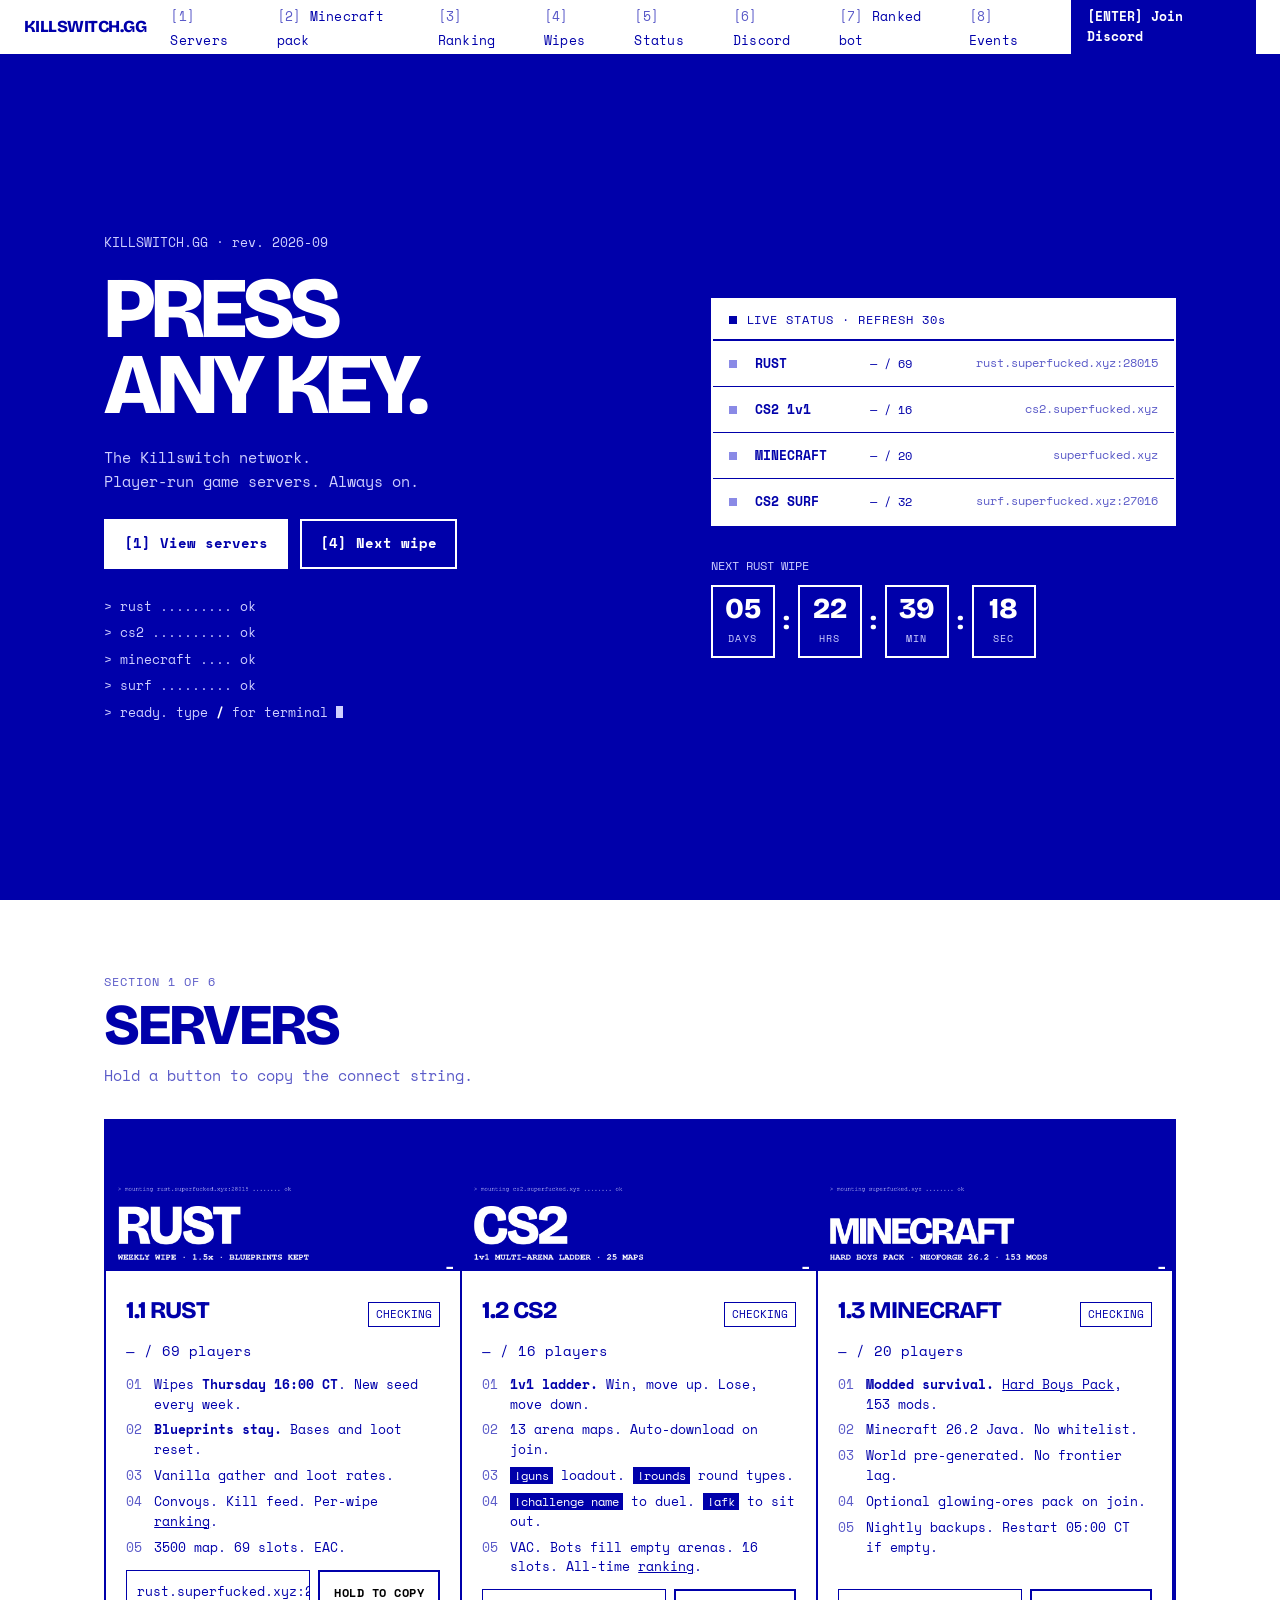
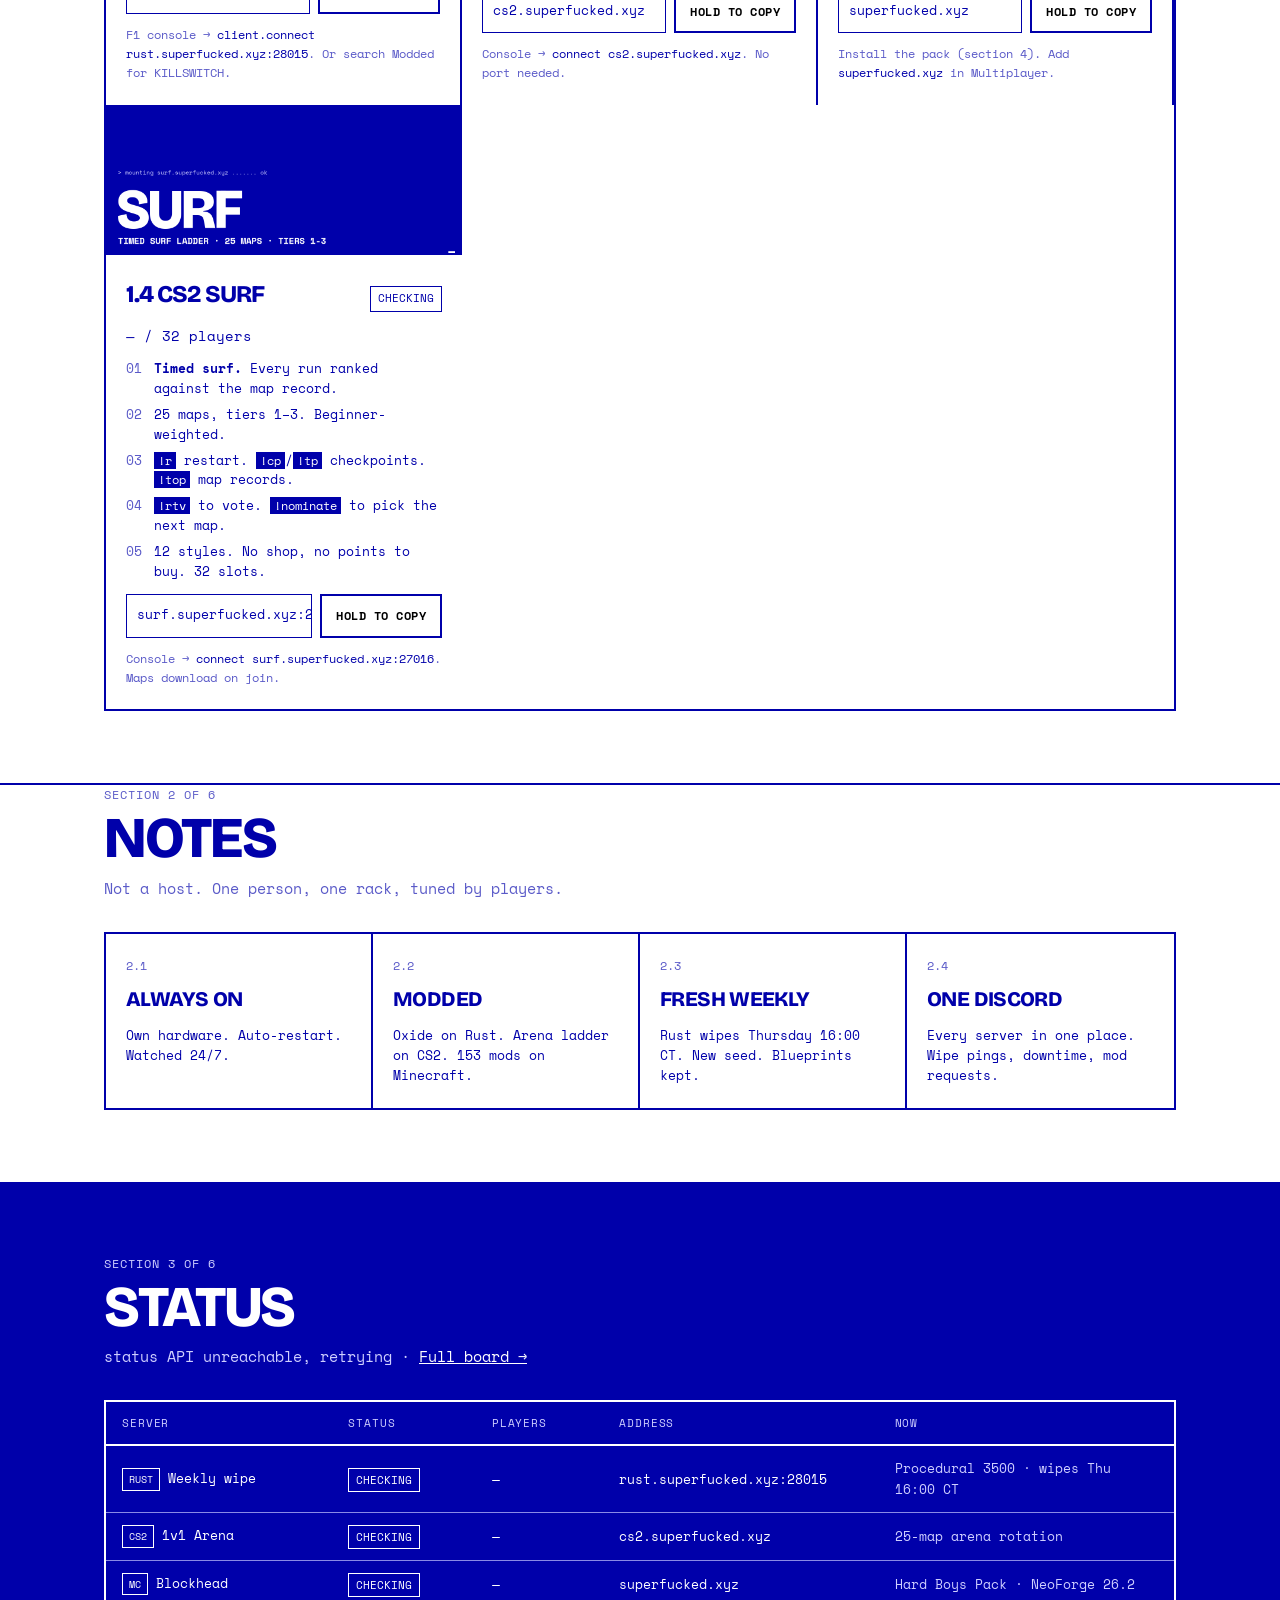
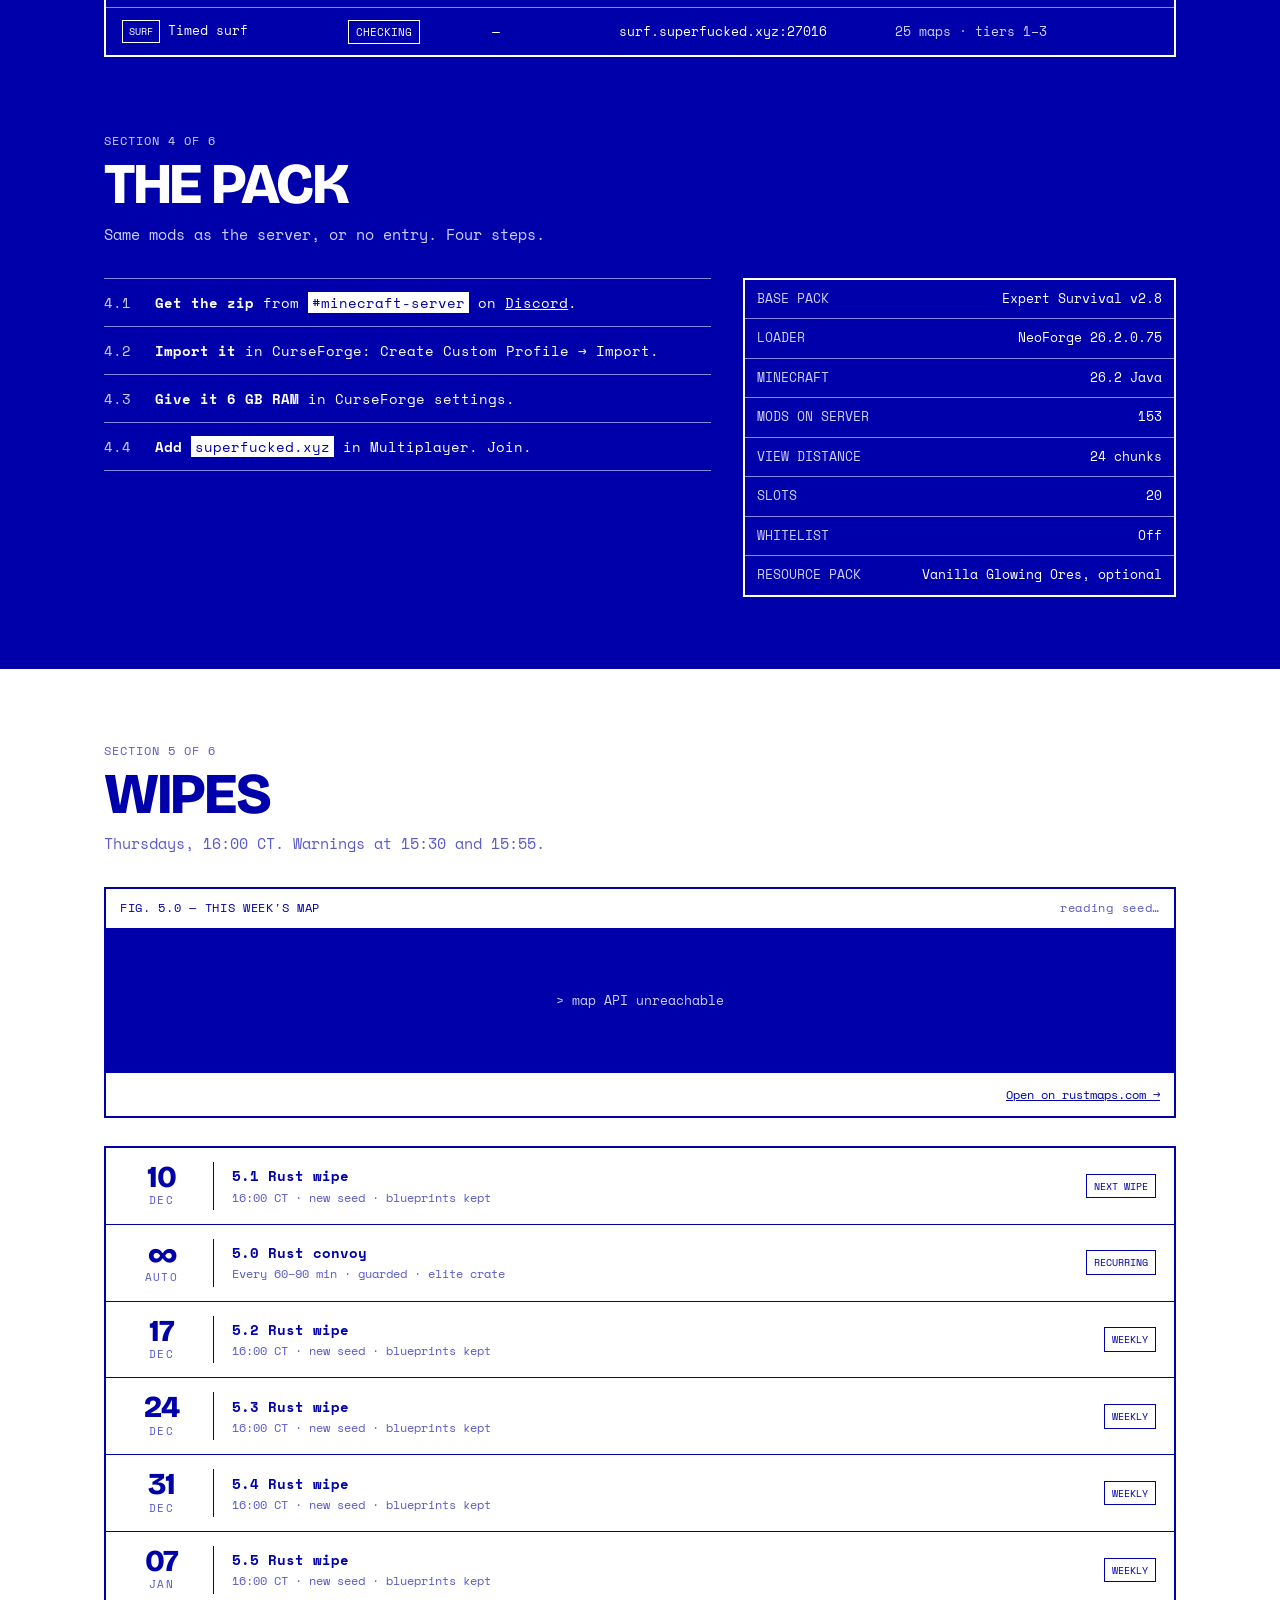
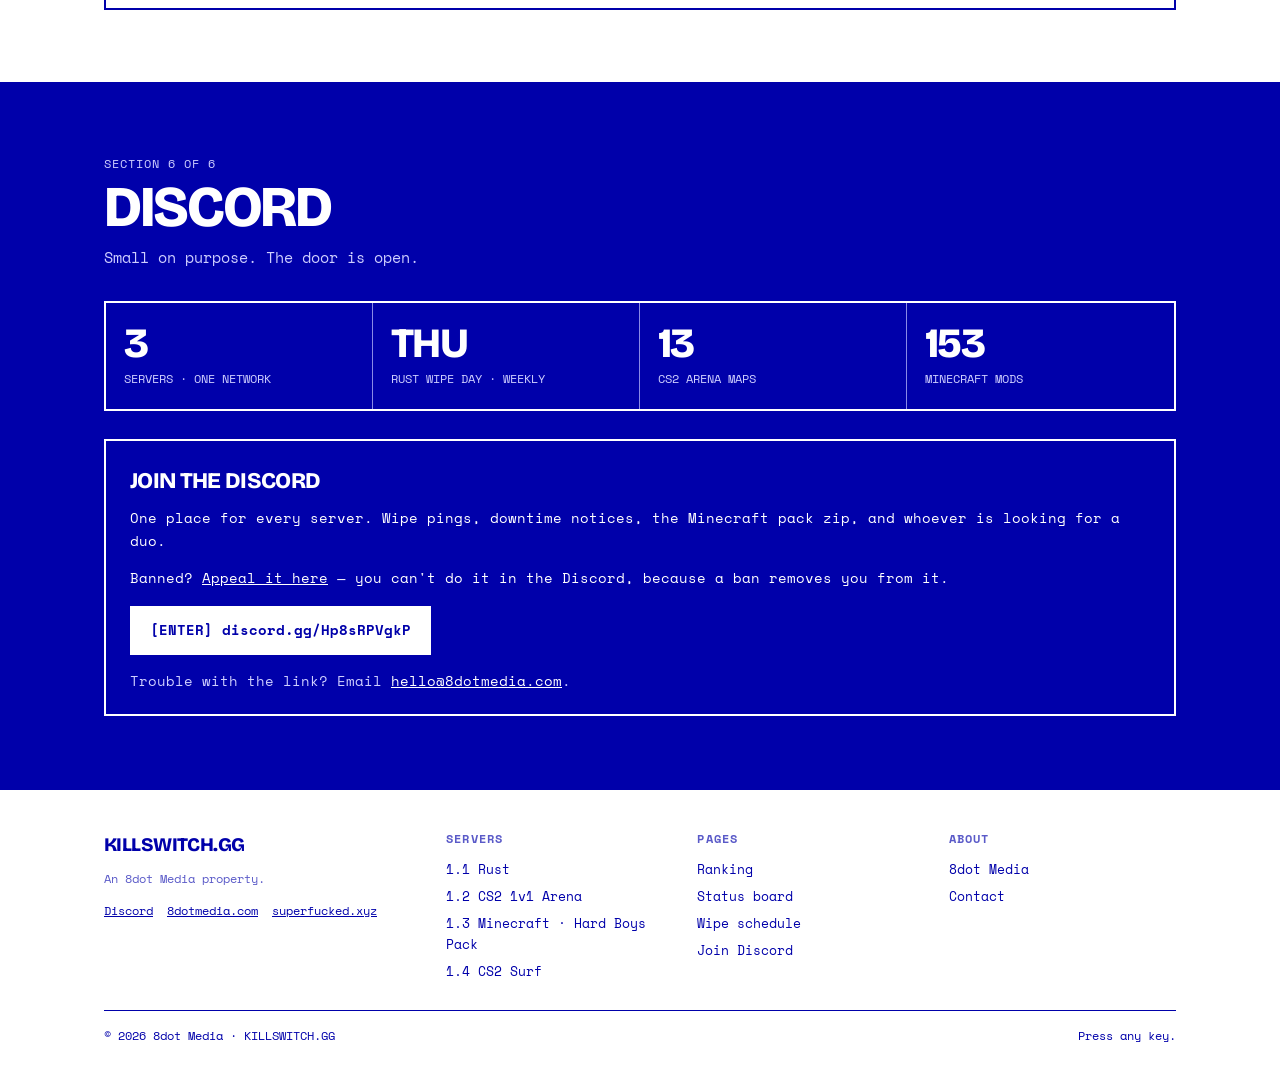
<file: index.html>
<!DOCTYPE html>
<html lang="en">
<head>
  <meta charset="UTF-8" />
  <meta name="viewport" content="width=device-width, initial-scale=1.0" />
  <title>KILLSWITCH.GG</title>
  <meta name="description" content="Rust weekly wipe. CS2 1v1 arena. CS2 surf. Modded Minecraft. Player-run game servers." />
  <meta property="og:title" content="KILLSWITCH.GG" />
  <meta property="og:description" content="Player-run game servers. One network. Press any key." />
  <meta property="og:type" content="website" />
  <meta property="og:image" content="https://killswitch-gg.pages.dev/img/og.png" />
  <meta name="twitter:card" content="summary_large_image" />
  <meta name="theme-color" content="#0000AA" />
  <link rel="icon" href="favicon.ico" sizes="32x32" />
  <link rel="icon" href="img/favicon.svg" type="image/svg+xml" />
  <link rel="apple-touch-icon" href="img/apple-touch-icon.png" />
  <link rel="preconnect" href="https://status.superfucked.xyz" crossorigin />
  <link rel="preconnect" href="https://fonts.googleapis.com" />
  <link rel="preconnect" href="https://fonts.gstatic.com" crossorigin />
  <link href="https://fonts.googleapis.com/css2?family=Bricolage+Grotesque:opsz,wght@12..96,800&family=Space+Mono:wght@400;700&display=swap" rel="stylesheet" />
  <link rel="stylesheet" href="style.css" />
  <link rel="manifest" href="site.webmanifest" />
  <link rel="canonical" href="https://killswitch-gg.pages.dev/" />
  <script type="application/ld+json">
  {"@context":"https://schema.org","@type":"Organization","name":"KILLSWITCH.GG",
   "url":"https://killswitch-gg.pages.dev/","logo":"https://killswitch-gg.pages.dev/img/apple-touch-icon.png",
   "description":"Player-run game servers: Rust weekly wipe, CS2 1v1 arena, modded Minecraft.",
   "sameAs":["https://discord.gg/Hp8sRPVgkP"],
   "parentOrganization":{"@type":"Organization","name":"8dot Media","url":"https://8dotmedia.com"},
   "contactPoint":{"@type":"ContactPoint","contactType":"community","email":"hello@8dotmedia.com"}}
  </script>
</head>
<body>
<a class="skip" href="#servers">Skip to servers</a>

<!-- ── Nav ── -->
<nav id="nav">
  <a href="/" class="nav-logo">Killswitch<span>.gg</span></a>
  <button class="nav-hamburger" id="hamburger" aria-label="Menu">[=]</button>
  <ul class="nav-links" id="nav-links">
    <li><a href="#servers" data-key="1" data-close-menu>Servers</a></li>
    <li><a href="#minecraft" data-key="2" data-close-menu>Minecraft pack</a></li>
    <li><a href="/leaderboard" data-key="3">Ranking</a></li>
    <li><a href="#events" data-key="4" data-close-menu>Wipes</a></li>
    <li><a href="/status" data-key="5">Status</a></li>
    <li><a href="#community" data-key="6" data-close-menu>Discord</a></li>
    <li><a href="/ranked" data-key="7">Ranked bot</a></li>
    <li><a href="/events" data-key="8">Events</a></li>
  </ul>
  <a href="https://discord.gg/Hp8sRPVgkP" class="btn-join" target="_blank" rel="noopener">[ENTER] Join Discord</a>
</nav>

<!-- ── Hero ── -->
<section class="hero" id="hero">
  <div class="hero-bg" aria-hidden="true">
    <div class="hero-slide" style="background-image: url('img/rust-hero.webp');"></div>
    <div class="hero-slide" style="background-image: url('img/cs2-hero.webp');"></div>
    <div class="hero-slide" style="background-image: url('img/mc-hero.svg');"></div>
    <div class="hero-scan"></div>
  </div>
  <div class="hero-inner">
    <div>
      <p class="hero-eyebrow">KILLSWITCH.GG · rev. 2026-09</p>
      <h1>Press<br>any key.</h1>
      <p class="hero-sub">The Killswitch network.<br>Player-run game servers. Always on.</p>
      <div class="hero-ctas">
        <a href="#servers" class="btn-primary">[1] View servers</a>
        <a href="#events" class="btn-outline">[4] Next wipe</a>
      </div>
      <div class="boot" aria-hidden="true">
        <div id="boot-rust">&gt; rust ......... ok</div>
        <div id="boot-cs2">&gt; cs2 .......... ok</div>
        <div id="boot-mc">&gt; minecraft .... ok</div>
        <div id="boot-surf">&gt; surf ......... ok</div>
        <div>&gt; ready. type <b>/</b> for terminal <span class="cursor"></span></div>
      </div>
    </div>
    <div>
      <div class="status-widget" id="hero-widget">
        <div class="status-widget-header"><span class="pulse-dot"></span>LIVE STATUS · REFRESH 30s</div>
        <div class="status-rows" aria-live="polite">
          <div class="status-row">
            <span class="s-dot" id="hw-rust-dot"></span><span class="s-name">RUST</span>
            <span class="s-players" id="hw-rust">— / 69</span><span class="s-addr">rust.superfucked.xyz:28015</span>
          </div>
          <div class="status-row">
            <span class="s-dot" id="hw-cs2-dot"></span><span class="s-name">CS2 1v1</span>
            <span class="s-players" id="hw-cs2">— / 16</span><span class="s-addr">cs2.superfucked.xyz</span>
          </div>
          <div class="status-row">
            <span class="s-dot" id="hw-mc-dot"></span><span class="s-name">MINECRAFT</span>
            <span class="s-players" id="hw-mc">— / 20</span><span class="s-addr">superfucked.xyz</span>
          </div>
          <div class="status-row">
            <span class="s-dot" id="hw-surf-dot"></span><span class="s-name">CS2 SURF</span>
            <span class="s-players" id="hw-surf">— / 32</span><span class="s-addr">surf.superfucked.xyz:27016</span>
          </div>
        </div>
      </div>
      <div class="wipe-countdown" id="wipe-countdown">
        <span class="wipe-label">NEXT RUST WIPE</span>
        <div class="countdown-timer" id="countdown-timer">
          <div class="countdown-unit"><span id="cd-days">--</span><small>DAYS</small></div>
          <div class="countdown-sep">:</div>
          <div class="countdown-unit"><span id="cd-hours">--</span><small>HRS</small></div>
          <div class="countdown-sep">:</div>
          <div class="countdown-unit"><span id="cd-mins">--</span><small>MIN</small></div>
          <div class="countdown-sep">:</div>
          <div class="countdown-unit"><span id="cd-secs">--</span><small>SEC</small></div>
        </div>
      </div>
    </div>
  </div>
</section>

<!-- ── 1. Servers ── -->
<section class="band band-white" id="servers">
  <div class="container">
    <p class="sec-num">SECTION 1 OF 6</p>
    <h2 class="sec-title">Servers</h2>
    <p class="sec-sub">Hold a button to copy the connect string.</p>
    <div class="server-grid">

      <div class="server-card">
        <div class="server-art art-rust" role="img" aria-label="Rust"></div>
        <div class="server-body">
          <div class="server-header"><h3 class="server-title">1.1 Rust</h3><span class="status-badge" id="rust-badge">CHECKING</span></div>
          <div class="server-players" id="rust-players">— / 69 players</div>
          <ul class="server-details">
            <li>Wipes <strong>Thursday 16:00 CT</strong>. New seed every week.</li>
            <li><strong>Blueprints stay.</strong> Bases and loot reset.</li>
            <li>Vanilla gather and loot rates.</li>
            <li>Convoys. Kill feed. Per-wipe <a href="/leaderboard">ranking</a>.</li>
            <li>3500 map. 69 slots. EAC.</li>
          </ul>
          <div class="server-ip-row">
            <code class="server-ip">rust.superfucked.xyz:28015</code>
            <button class="hold" data-copy="client.connect rust.superfucked.xyz:28015"><span>HOLD TO COPY</span></button>
          </div>
          <p class="server-hint">F1 console → <code>client.connect rust.superfucked.xyz:28015</code>. Or search Modded for KILLSWITCH.</p>
        </div>
      </div>

      <div class="server-card">
        <div class="server-art art-cs2" role="img" aria-label="CS2"></div>
        <div class="server-body">
          <div class="server-header"><h3 class="server-title">1.2 CS2</h3><span class="status-badge" id="cs2-badge">CHECKING</span></div>
          <div class="server-players" id="cs2-players">— / 16 players</div>
          <ul class="server-details">
            <li><strong>1v1 ladder.</strong> Win, move up. Lose, move down.</li>
            <li>13 arena maps. Auto-download on join.</li>
            <li><code>!guns</code> loadout. <code>!rounds</code> round types.</li>
            <li><code>!challenge name</code> to duel. <code>!afk</code> to sit out.</li>
            <li>VAC. Bots fill empty arenas. 16 slots. All-time <a href="/leaderboard#cs2">ranking</a>.</li>
          </ul>
          <div class="server-ip-row">
            <code class="server-ip">cs2.superfucked.xyz</code>
            <button class="hold" data-copy="connect cs2.superfucked.xyz"><span>HOLD TO COPY</span></button>
          </div>
          <p class="server-hint">Console → <code>connect cs2.superfucked.xyz</code>. No port needed.</p>
        </div>
      </div>

      <div class="server-card">
        <div class="server-art art-mc" role="img" aria-label="Minecraft"></div>
        <div class="server-body">
          <div class="server-header"><h3 class="server-title">1.3 Minecraft</h3><span class="status-badge" id="mc-badge">CHECKING</span></div>
          <div class="server-players" id="mc-players">— / 20 players</div>
          <ul class="server-details">
            <li><strong>Modded survival.</strong> <a href="#minecraft">Hard Boys Pack</a>, 153 mods.</li>
            <li>Minecraft 26.2 Java. No whitelist.</li>
            <li>World pre-generated. No frontier lag.</li>
            <li>Optional glowing-ores pack on join.</li>
            <li>Nightly backups. Restart 05:00 CT if empty.</li>
          </ul>
          <div class="server-ip-row">
            <code class="server-ip">superfucked.xyz</code>
            <button class="hold" data-copy="superfucked.xyz"><span>HOLD TO COPY</span></button>
          </div>
          <p class="server-hint">Install the pack (section 4). Add <code>superfucked.xyz</code> in Multiplayer.</p>
        </div>
      </div>

      <div class="server-card">
        <div class="server-art art-surf" role="img" aria-label="CS2 Surf"></div>
        <div class="server-body">
          <div class="server-header"><h3 class="server-title">1.4 CS2 Surf</h3><span class="status-badge" id="surf-badge">CHECKING</span></div>
          <div class="server-players" id="surf-players">— / 32 players</div>
          <ul class="server-details">
            <li><strong>Timed surf.</strong> Every run ranked against the map record.</li>
            <li>25 maps, tiers 1&ndash;3. Beginner-weighted.</li>
            <li><code>!r</code> restart. <code>!cp</code>/<code>!tp</code> checkpoints. <code>!top</code> map records.</li>
            <li><code>!rtv</code> to vote. <code>!nominate</code> to pick the next map.</li>
            <li>12 styles. No shop, no points to buy. 32 slots.</li>
          </ul>
          <div class="server-ip-row">
            <code class="server-ip">surf.superfucked.xyz:27016</code>
            <button class="hold" data-copy="connect surf.superfucked.xyz:27016"><span>HOLD TO COPY</span></button>
          </div>
          <p class="server-hint">Console &rarr; <code>connect surf.superfucked.xyz:27016</code>. Maps download on join.</p>
        </div>
      </div>

    </div>
  </div>
</section>

<!-- ── 2. System notes ── -->
<section class="band band-white" id="features" style="padding-top: 0;">
  <div class="container">
    <p class="sec-num">SECTION 2 OF 6</p>
    <h2 class="sec-title">Notes</h2>
    <p class="sec-sub">Not a host. One person, one rack, tuned by players.</p>
    <div class="features-grid">
      <div class="feature-card"><div class="feature-num">2.1</div><div class="feature-title">Always on</div><p class="feature-desc">Own hardware. Auto-restart. Watched 24/7.</p></div>
      <div class="feature-card"><div class="feature-num">2.2</div><div class="feature-title">Modded</div><p class="feature-desc">Oxide on Rust. Arena ladder on CS2. 153 mods on Minecraft.</p></div>
      <div class="feature-card"><div class="feature-num">2.3</div><div class="feature-title">Fresh weekly</div><p class="feature-desc">Rust wipes Thursday 16:00 CT. New seed. Blueprints kept.</p></div>
      <div class="feature-card"><div class="feature-num">2.4</div><div class="feature-title">One Discord</div><p class="feature-desc">Every server in one place. Wipe pings, downtime, mod requests.</p></div>
    </div>
  </div>
</section>

<!-- ── 3. Status ── -->
<section class="band band-blue" id="status">
  <div class="container">
    <p class="sec-num">SECTION 3 OF 6</p>
    <h2 class="sec-title">Status</h2>
    <p class="sec-sub"><span id="last-updated">Checking…</span> · <a href="/status" style="color: var(--white);">Full board →</a></p>
    <div class="status-table" aria-live="polite">
      <div class="status-table-head"><span>SERVER</span><span>STATUS</span><span>PLAYERS</span><span>ADDRESS</span><span>NOW</span></div>
      <div class="status-table-row">
        <span><span class="game-tag">RUST</span>Weekly wipe</span>
        <span><span class="status-badge" id="st-rust-badge">CHECKING</span></span>
        <span id="st-rust-players">—</span>
        <span>rust.superfucked.xyz:28015</span>
        <span class="muted" id="st-rust-event">Procedural 3500 · wipes Thu 16:00 CT</span>
      </div>
      <div class="status-table-row">
        <span><span class="game-tag">CS2</span>1v1 Arena</span>
        <span><span class="status-badge" id="st-cs2-badge">CHECKING</span></span>
        <span id="st-cs2-players">—</span>
        <span>cs2.superfucked.xyz</span>
        <span class="muted" id="st-cs2-event">25-map arena rotation</span>
      </div>
      <div class="status-table-row">
        <span><span class="game-tag">MC</span>Blockhead</span>
        <span><span class="status-badge" id="st-mc-badge">CHECKING</span></span>
        <span id="st-mc-players">—</span>
        <span>superfucked.xyz</span>
        <span class="muted">Hard Boys Pack · NeoForge 26.2</span>
      </div>
      <div class="status-table-row">
        <span><span class="game-tag">SURF</span>Timed surf</span>
        <span><span class="status-badge" id="st-surf-badge">CHECKING</span></span>
        <span id="st-surf-players">—</span>
        <span>surf.superfucked.xyz:27016</span>
        <span class="muted" id="st-surf-event">25 maps · tiers 1&ndash;3</span>
      </div>
    </div>
  </div>
</section>

<!-- ── 4. Minecraft pack ── -->
<section class="band band-blue" id="minecraft" style="padding-top: 0;">
  <div class="container">
    <p class="sec-num">SECTION 4 OF 6</p>
    <h2 class="sec-title">The pack</h2>
    <p class="sec-sub">Same mods as the server, or no entry. Four steps.</p>
    <div class="pack-grid">
      <div>
        <ol class="steps">
          <li><strong>Get the zip</strong> from <code>#minecraft-server</code> on <a href="https://discord.gg/Hp8sRPVgkP" target="_blank" rel="noopener">Discord</a>.</li>
          <li><strong>Import it</strong> in CurseForge: Create Custom Profile → Import.</li>
          <li><strong>Give it 6 GB RAM</strong> in CurseForge settings.</li>
          <li><strong>Add</strong> <code>superfucked.xyz</code> in Multiplayer. Join.</li>
        </ol>
      </div>
      <div class="pack-facts">
        <div class="fact"><span class="fact-label">BASE PACK</span><span class="fact-val">Expert Survival v2.8</span></div>
        <div class="fact"><span class="fact-label">LOADER</span><span class="fact-val">NeoForge 26.2.0.75</span></div>
        <div class="fact"><span class="fact-label">MINECRAFT</span><span class="fact-val">26.2 Java</span></div>
        <div class="fact"><span class="fact-label">MODS ON SERVER</span><span class="fact-val">153</span></div>
        <div class="fact"><span class="fact-label">VIEW DISTANCE</span><span class="fact-val">24 chunks</span></div>
        <div class="fact"><span class="fact-label">SLOTS</span><span class="fact-val">20</span></div>
        <div class="fact"><span class="fact-label">WHITELIST</span><span class="fact-val">Off</span></div>
        <div class="fact"><span class="fact-label">RESOURCE PACK</span><span class="fact-val">Vanilla Glowing Ores, optional</span></div>
      </div>
    </div>
  </div>
</section>

<!-- ── 5. Wipes ── -->
<section class="band band-white" id="events">
  <div class="container">
    <p class="sec-num">SECTION 5 OF 6</p>
    <h2 class="sec-title">Wipes</h2>
    <p class="sec-sub">Thursdays, 16:00 CT. Warnings at 15:30 and 15:55.</p>

    <div class="plate" id="map-plate">
      <div class="plate-head">
        <span>FIG. 5.0 — THIS WEEK'S MAP</span>
        <span id="map-seed-line">reading seed…</span>
      </div>
      <div class="plate-body" id="map-body">
        <div class="plate-msg" id="map-msg">&gt; fetching map…</div>
        <div class="map-view" id="map-view" hidden>
          <img id="map-img" alt="Current Rust map" draggable="false" />
        </div>
        <div class="map-tools" id="map-tools" hidden>
          <button class="map-btn" data-zoom="in" aria-label="Zoom in">+</button>
          <button class="map-btn" data-zoom="out" aria-label="Zoom out">−</button>
          <button class="map-btn" data-zoom="reset" aria-label="Reset">RESET</button>
        </div>
      </div>
      <div class="plate-foot">
        <dl class="plate-facts" id="map-facts"></dl>
        <a class="plate-link" id="map-link" href="https://rustmaps.com" target="_blank" rel="noopener">Open on rustmaps.com →</a>
      </div>
    </div>

    <div class="event-list" id="event-list"></div>
  </div>
</section>

<!-- ── 6. Invite ── -->
<section class="band band-blue" id="community">
  <div class="container">
    <p class="sec-num">SECTION 6 OF 6</p>
    <h2 class="sec-title">Discord</h2>
    <p class="sec-sub">Small on purpose. The door is open.</p>
    <div class="stats-row">
      <div class="stat-item"><div class="stat-number">3</div><div class="stat-label">SERVERS · ONE NETWORK</div></div>
      <div class="stat-item"><div class="stat-number">THU</div><div class="stat-label">RUST WIPE DAY · WEEKLY</div></div>
      <div class="stat-item"><div class="stat-number">13</div><div class="stat-label">CS2 ARENA MAPS</div></div>
      <div class="stat-item"><div class="stat-number">153</div><div class="stat-label">MINECRAFT MODS</div></div>
    </div>
    <div class="invite-box">
      <h3>Join the Discord</h3>
      <p>One place for every server. Wipe pings, downtime notices, the Minecraft pack zip, and whoever is looking for a duo.</p>
      <p style="margin-top:14px">Banned? <a href="/appeal">Appeal it here</a> — you can't do it in the Discord, because a ban removes you from it.</p>
      <a class="invite-cta" href="https://discord.gg/Hp8sRPVgkP" target="_blank" rel="noopener">[ENTER] discord.gg/Hp8sRPVgkP</a>
      <p class="invite-alt">Trouble with the link? Email <a href="mailto:hello@8dotmedia.com?subject=KILLSWITCH.GG%20Discord%20invite">hello@8dotmedia.com</a>.</p>
    </div>
  </div>
</section>

<!-- ── Footer ── -->
<footer>
  <div class="container">
    <div class="footer-top">
      <div>
        <div class="footer-logo">Killswitch.gg</div>
        <p class="footer-tagline">An 8dot Media property.</p>
        <div class="footer-socials"><a href="https://discord.gg/Hp8sRPVgkP" target="_blank" rel="noopener">Discord</a><a href="https://8dotmedia.com" target="_blank" rel="noopener">8dotmedia.com</a><a href="https://superfucked.xyz" target="_blank" rel="noopener">superfucked.xyz</a></div>
      </div>
      <div class="footer-col"><h4>Servers</h4><ul><li><a href="#servers">1.1 Rust</a></li><li><a href="#servers">1.2 CS2 1v1 Arena</a></li><li><a href="#minecraft">1.3 Minecraft · Hard Boys Pack</a></li><li><a href="#servers">1.4 CS2 Surf</a></li></ul></div>
      <div class="footer-col"><h4>Pages</h4><ul><li><a href="/leaderboard">Ranking</a></li><li><a href="/status">Status board</a></li><li><a href="#events">Wipe schedule</a></li><li><a href="https://discord.gg/Hp8sRPVgkP" target="_blank" rel="noopener">Join Discord</a></li></ul></div>
      <div class="footer-col"><h4>About</h4><ul><li><a href="https://8dotmedia.com">8dot Media</a></li><li><a href="mailto:hello@8dotmedia.com">Contact</a></li></ul></div>
    </div>
    <div class="footer-bottom"><span>© 2026 8dot Media · KILLSWITCH.GG</span><span>Press any key.</span></div>
  </div>
</footer>

<div class="toast" id="toast"></div>
<div class="wipe-alert" id="wipe-alert" hidden></div>
<div class="term" id="term" hidden role="dialog" aria-label="Terminal">
  <div class="term-head"><span>KILLSWITCH.GG — terminal</span><span>ESC to close</span></div>
  <div class="term-out" id="term-out"><div>&gt; type <b>help</b> and press Enter</div></div>
  <form class="term-form" id="term-form" autocomplete="off"><span>&gt;</span><input id="term-in" type="text" spellcheck="false" aria-label="Command" /></form>
</div>
<script src="app.js"></script>
</body>
</html>
</file>
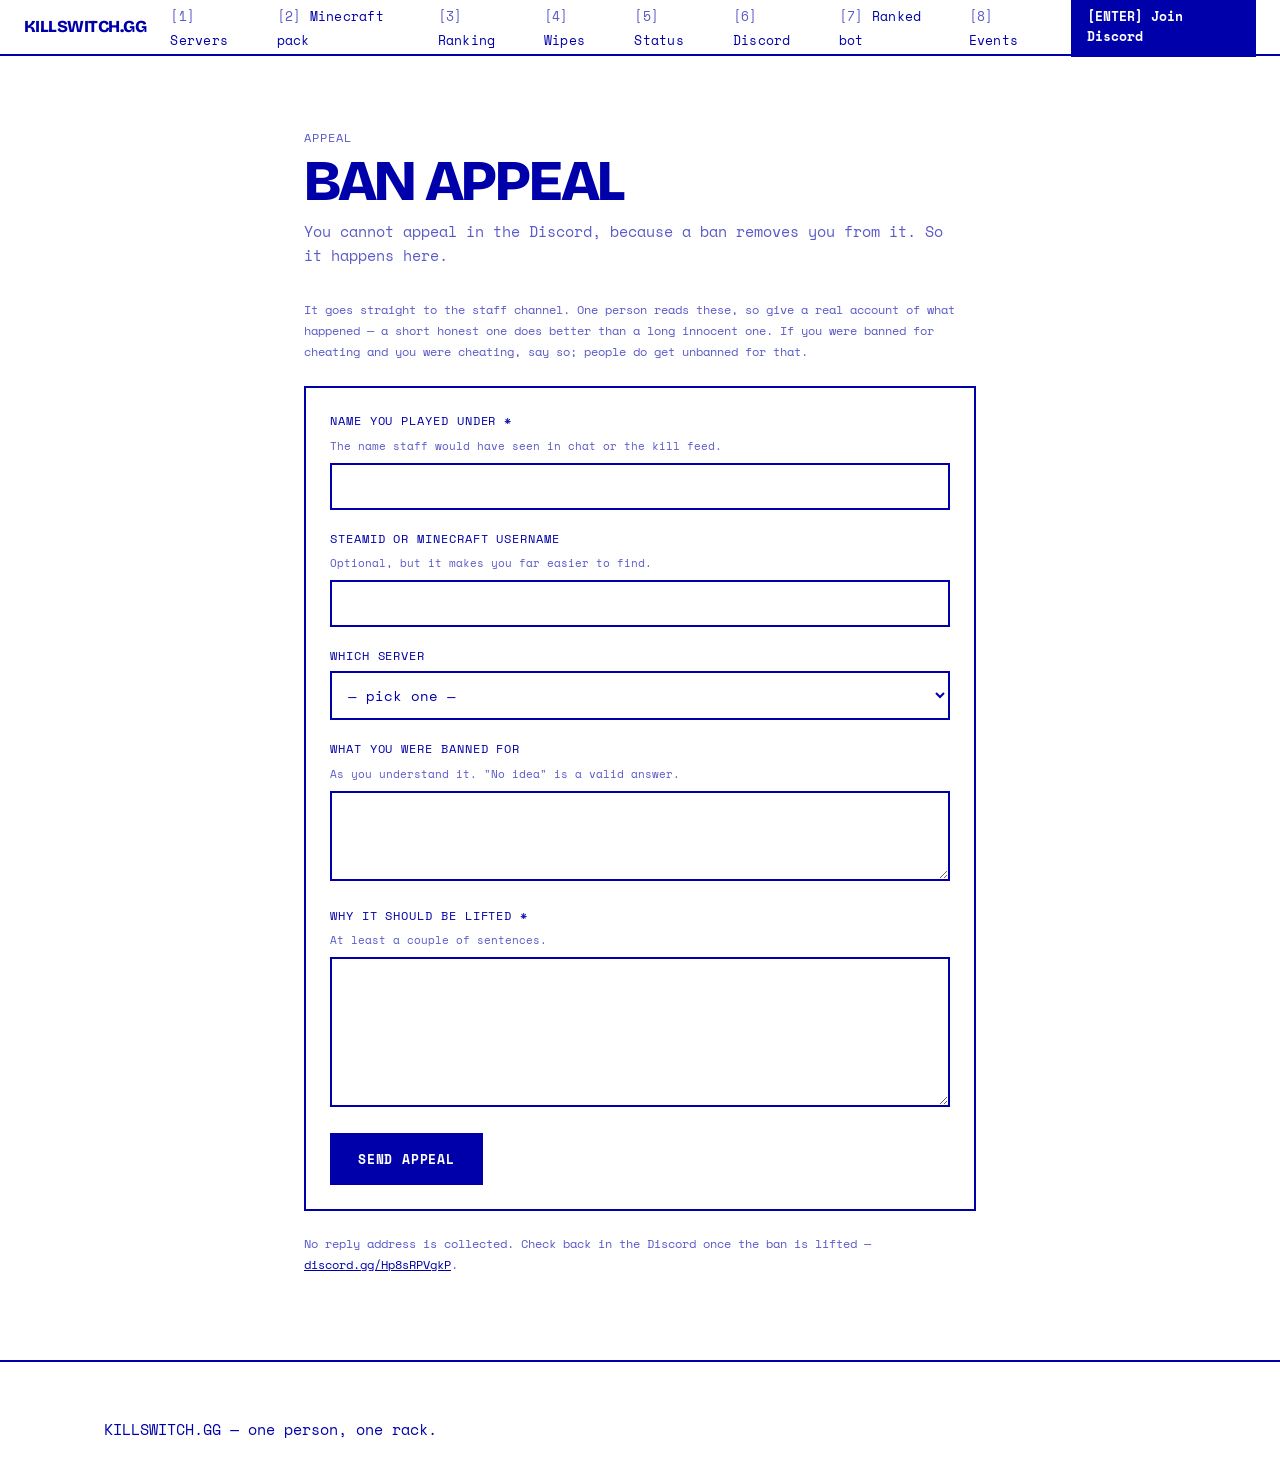
<file: appeal.html>
<!DOCTYPE html>
<html lang="en">
<head>
  <meta charset="UTF-8" />
  <meta name="viewport" content="width=device-width, initial-scale=1.0" />
  <title>Ban appeal — KILLSWITCH.GG</title>
  <meta name="description" content="Appeal a ban from the KILLSWITCH.GG game servers. Tell us who you were, what happened, and why it should be lifted." />
  <meta property="og:title" content="KILLSWITCH.GG — Ban appeal" />
  <meta property="og:description" content="Appeal a ban from the KILLSWITCH.GG game servers." />
  <meta property="og:type" content="website" />
  <meta property="og:image" content="https://killswitch-gg.pages.dev/img/og.png" />
  <meta name="theme-color" content="#0000AA" />
  <link rel="icon" href="favicon.ico" sizes="32x32" />
  <link rel="icon" href="img/favicon.svg" type="image/svg+xml" />
  <link rel="apple-touch-icon" href="img/apple-touch-icon.png" />
  <link rel="preconnect" href="https://fonts.googleapis.com" />
  <link rel="preconnect" href="https://fonts.gstatic.com" crossorigin />
  <link href="https://fonts.googleapis.com/css2?family=Bricolage+Grotesque:opsz,wght@12..96,800&family=Space+Mono:wght@400;700&display=swap" rel="stylesheet" />
  <link rel="stylesheet" href="style.css" />
  <style>
    .ap-wrap { max-width: 720px; }
    .ap-form { border: 2px solid var(--blue); padding: 24px; margin-top: 24px; }
    .ap-field { margin-bottom: 20px; }
    .ap-field label { display: block; font-family: var(--mono); font-size: 0.72rem; letter-spacing: 0.08em; text-transform: uppercase; margin-bottom: 6px; }
    .ap-field .hint { display: block; font-family: var(--mono); font-size: 0.7rem; color: var(--ink-muted); margin-bottom: 8px; text-transform: none; letter-spacing: 0; }
    .ap-field input, .ap-field select, .ap-field textarea {
      width: 100%; box-sizing: border-box; font-family: var(--mono); font-size: 0.88rem;
      padding: 11px 12px; border: 2px solid var(--blue); background: var(--white); color: var(--blue); border-radius: 0;
    }
    .ap-field textarea { min-height: 150px; resize: vertical; }
    .ap-field input:focus, .ap-field select:focus, .ap-field textarea:focus { outline: 3px solid var(--blue); outline-offset: 2px; }
    .ap-hp { position: absolute; left: -9999px; width: 1px; height: 1px; overflow: hidden; }
    .ap-submit { font-family: var(--mono); font-weight: 700; font-size: 0.82rem; letter-spacing: 0.06em; padding: 14px 26px; background: var(--blue); color: var(--white); border: 2px solid var(--blue); cursor: pointer; text-transform: uppercase; }
    .ap-submit:disabled { opacity: 0.55; cursor: not-allowed; }
    .ap-msg { margin-top: 18px; font-family: var(--mono); font-size: 0.84rem; padding: 14px; border: 2px solid var(--blue); }
    .ap-msg.err { border-color: #AA0000; color: #AA0000; }
    .ap-note { font-family: var(--mono); font-size: 0.78rem; color: var(--ink-muted); line-height: 1.7; }
  </style>
</head>
<body>
<a class="skip" href="#nav">Skip to content</a>

<nav id="nav">
  <a href="/" class="nav-logo">Killswitch<span>.gg</span></a>
  <button class="nav-hamburger" id="hamburger" aria-label="Menu">[=]</button>
  <ul class="nav-links" id="nav-links">
    <li><a href="/#servers" data-key="1">Servers</a></li>
    <li><a href="/#minecraft" data-key="2">Minecraft pack</a></li>
    <li><a href="/leaderboard" data-key="3">Ranking</a></li>
    <li><a href="/#events" data-key="4">Wipes</a></li>
    <li><a href="/status" data-key="5">Status</a></li>
    <li><a href="/#community" data-key="6">Discord</a></li>
    <li><a href="/ranked" data-key="7">Ranked bot</a></li>
    <li><a href="/events" data-key="8">Events</a></li>
  </ul>
  <a href="https://discord.gg/Hp8sRPVgkP" class="btn-join" target="_blank" rel="noopener">[ENTER] Join Discord</a>
</nav>

<section class="band band-white">
  <div class="container ap-wrap">
    <p class="sec-num">APPEAL</p>
    <h2 class="sec-title">Ban appeal</h2>
    <p class="sec-sub">You cannot appeal in the Discord, because a ban removes you from it. So it happens here.</p>

    <p class="ap-note">
      It goes straight to the staff channel. One person reads these, so give a real account of what
      happened — a short honest one does better than a long innocent one. If you were banned for
      cheating and you were cheating, say so; people do get unbanned for that.
    </p>

    <form class="ap-form" id="ap-form" novalidate>
      <div class="ap-field">
        <label for="handle">Name you played under *</label>
        <span class="hint">The name staff would have seen in chat or the kill feed.</span>
        <input id="handle" name="handle" maxlength="80" required autocomplete="off" />
      </div>
      <div class="ap-field">
        <label for="steamid">SteamID or Minecraft username</label>
        <span class="hint">Optional, but it makes you far easier to find.</span>
        <input id="steamid" name="steamid" maxlength="64" autocomplete="off" />
      </div>
      <div class="ap-field">
        <label for="server">Which server</label>
        <select id="server" name="server">
          <option value="">— pick one —</option>
          <option>Rust</option><option>CS2 1v1</option><option>CS2 Surf</option>
          <option>Minecraft</option><option>Not sure</option>
        </select>
      </div>
      <div class="ap-field">
        <label for="reason">What you were banned for</label>
        <span class="hint">As you understand it. "No idea" is a valid answer.</span>
        <textarea id="reason" name="reason" maxlength="600" style="min-height:90px"></textarea>
      </div>
      <div class="ap-field">
        <label for="appeal">Why it should be lifted *</label>
        <span class="hint">At least a couple of sentences.</span>
        <textarea id="appeal" name="appeal" maxlength="2000" required></textarea>
      </div>
      <div class="ap-hp" aria-hidden="true">
        <label for="website">Leave this empty</label>
        <input id="website" name="website" tabindex="-1" autocomplete="off" />
      </div>
      <div class="cf-turnstile" id="ap-turnstile" data-sitekey="" data-theme="light"
           style="margin-bottom:18px"></div>
      <button class="ap-submit" id="ap-submit" type="submit">Send appeal</button>
      <div class="ap-msg" id="ap-msg" hidden></div>
    </form>

    <p class="ap-note" style="margin-top:22px">
      No reply address is collected. Check back in the Discord once the ban is lifted —
      <a href="https://discord.gg/Hp8sRPVgkP" target="_blank" rel="noopener">discord.gg/Hp8sRPVgkP</a>.
    </p>
  </div>
</section>

<footer>
  <div class="container">
    <p>KILLSWITCH.GG — one person, one rack.</p>
  </div>
</footer>

<script>
// Turnstile activates the moment a real sitekey is put in data-sitekey above
// AND TURNSTILE_SECRET is set on the Pages project. Until then the widget is
// inert and the form still submits - the server treats a missing secret as
// "not configured" rather than failing every appeal closed.
(function () {
  const el = document.getElementById('ap-turnstile');
  if (!el || !el.dataset.sitekey) { el && (el.hidden = true); return; }
  const sc = document.createElement('script');
  sc.src = 'https://challenges.cloudflare.com/turnstile/v0/api.js';
  sc.async = true; sc.defer = true;
  document.head.appendChild(sc);
})();
const f = document.getElementById('ap-form');
const btn = document.getElementById('ap-submit');
const msg = document.getElementById('ap-msg');
function say(text, isErr) {
  msg.textContent = text; msg.className = 'ap-msg' + (isErr ? ' err' : ''); msg.hidden = false;
}
f.addEventListener('submit', async (e) => {
  e.preventDefault();
  const data = Object.fromEntries(new FormData(f));
  const ts = f.querySelector('[name="cf-turnstile-response"]');
  if (ts) data['cf-turnstile-response'] = ts.value;
  if (!data.handle || !data.handle.trim()) return say('> we need the name you played under.', true);
  if ((data.appeal || '').trim().length < 30) return say('> give us at least a couple of sentences.', true);
  btn.disabled = true; say('> sending...', false);
  try {
    const r = await fetch('/api/appeal', {
      method: 'POST', headers: { 'Content-Type': 'application/json' }, body: JSON.stringify(data),
    });
    const d = await r.json().catch(() => ({}));
    if (r.ok && d.ok) {
      f.querySelectorAll('input, textarea, select').forEach(el => el.value = '');
      say('> appeal sent. Staff will see it in Discord. There is no reply here — check the server.', false);
    } else {
      say('> ' + (d.error || 'could not send that. Try again shortly.'), true);
      btn.disabled = false;
    }
  } catch {
    say('> network error. Try again shortly.', true); btn.disabled = false;
  }
});
</script>
<script src="app.js" defer></script>
</body>
</html>
</file>
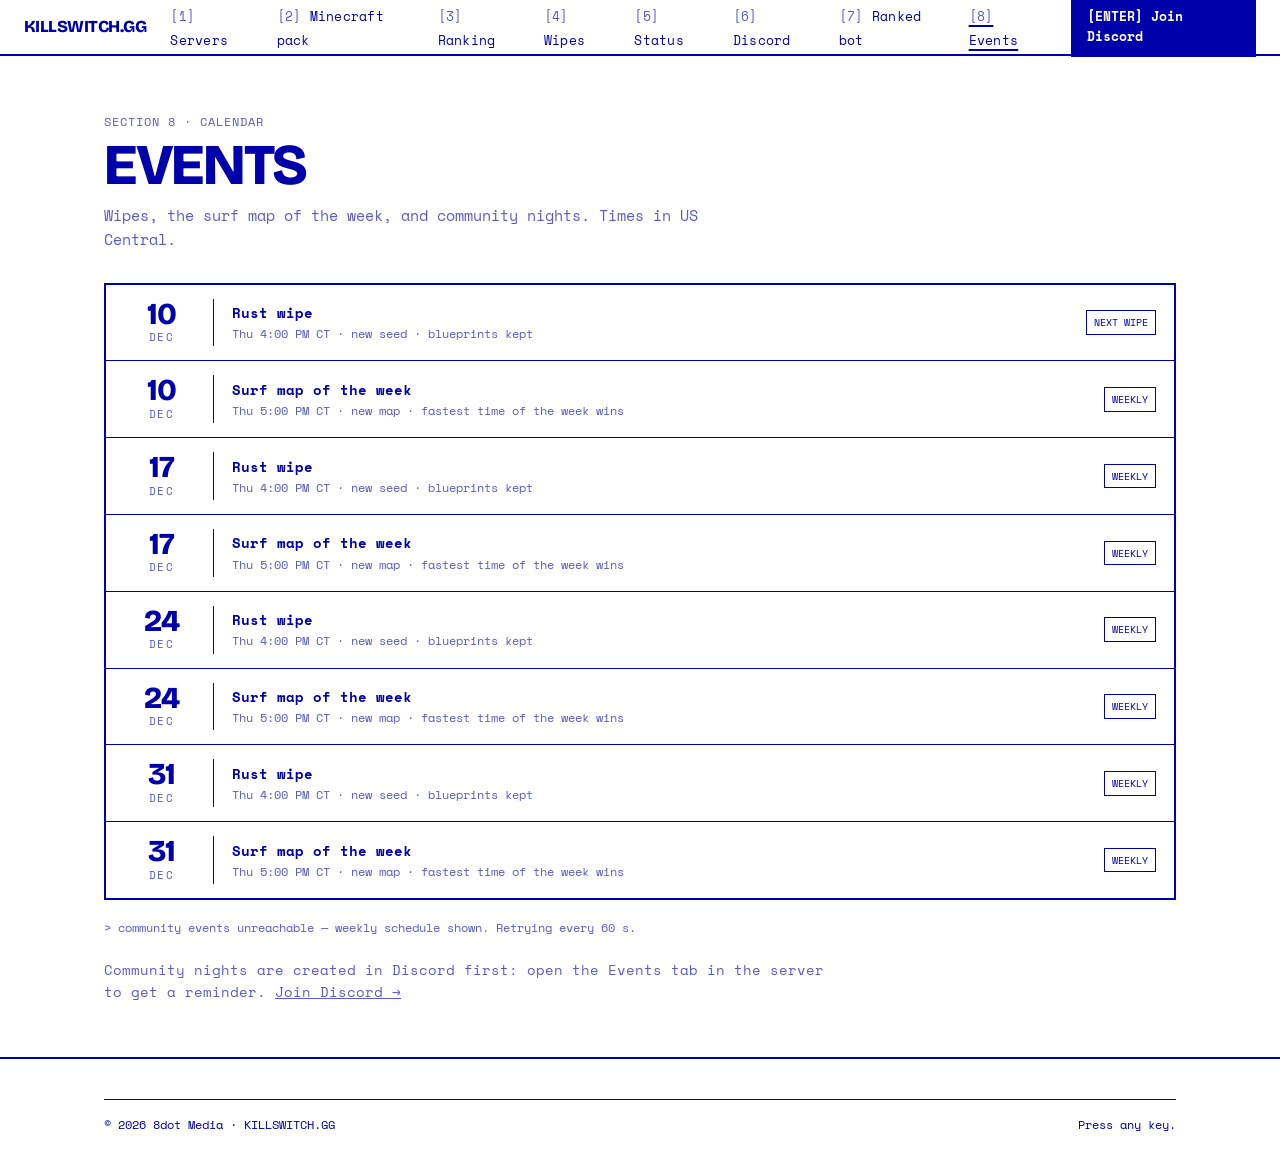
<file: events.html>
<!DOCTYPE html>
<html lang="en">
<head>
  <meta charset="UTF-8" />
  <meta name="viewport" content="width=device-width, initial-scale=1.0" />
  <title>Events — KILLSWITCH.GG</title>
  <meta name="description" content="The KILLSWITCH.GG community calendar: Rust wipes every Thursday 16:00 CT, the CS2 surf map of the week, and community nights announced in Discord." />
  <meta property="og:title" content="KILLSWITCH.GG — Events" />
  <meta property="og:description" content="Rust wipes, the surf map of the week, and community nights. Times in US Central." />
  <meta property="og:type" content="website" />
  <meta property="og:image" content="https://killswitch-gg.pages.dev/img/og.png" />
  <meta name="theme-color" content="#0000AA" />
  <link rel="icon" href="favicon.ico" sizes="32x32" />
  <link rel="icon" href="img/favicon.svg" type="image/svg+xml" />
  <link rel="apple-touch-icon" href="img/apple-touch-icon.png" />
  <link rel="preconnect" href="https://status.superfucked.xyz" crossorigin />
  <link rel="preconnect" href="https://fonts.googleapis.com" />
  <link rel="preconnect" href="https://fonts.gstatic.com" crossorigin />
  <link href="https://fonts.googleapis.com/css2?family=Bricolage+Grotesque:opsz,wght@12..96,800&family=Space+Mono:wght@400;700&display=swap" rel="stylesheet" />
  <link rel="stylesheet" href="style.css" />
  <style>
    .cal-hero { padding: 56px 0 40px; min-height: 60vh; }
    .cal-desc { margin-top: 4px; white-space: pre-line; }
    .cal-link { display: inline-block; margin-top: 6px; font-size: 0.78rem; color: inherit; }
    .cal-note { font-size: 0.78rem; color: var(--ink-muted); margin: 18px 0 0; }
    .cal-legend { margin-top: 22px; font-size: 0.85rem; color: var(--ink-muted); max-width: 720px; }
    .cal-legend a { color: inherit; }
  </style>
  <link rel="manifest" href="site.webmanifest" />
  <link rel="canonical" href="https://killswitch-gg.pages.dev/events" />
</head>
<body>
<a class="skip" href="#nav">Skip to content</a>

<nav id="nav">
  <a href="/" class="nav-logo">Killswitch<span>.gg</span></a>
  <button class="nav-hamburger" id="hamburger" aria-label="Menu">[=]</button>
  <ul class="nav-links" id="nav-links">
    <li><a href="/#servers" data-key="1">Servers</a></li>
    <li><a href="/#minecraft" data-key="2">Minecraft pack</a></li>
    <li><a href="/leaderboard" data-key="3">Ranking</a></li>
    <li><a href="/#events" data-key="4">Wipes</a></li>
    <li><a href="/status" data-key="5">Status</a></li>
    <li><a href="/#community" data-key="6">Discord</a></li>
    <li><a href="/ranked" data-key="7">Ranked bot</a></li>
    <li><a href="/events" data-key="8" class="active">Events</a></li>
  </ul>
  <a href="https://discord.gg/Hp8sRPVgkP" class="btn-join" target="_blank" rel="noopener">[ENTER] Join Discord</a>
</nav>

<section class="band band-white cal-hero">
  <div class="container">
    <p class="sec-num">SECTION 8 · CALENDAR</p>
    <h2 class="sec-title">Events</h2>
    <p class="sec-sub">Wipes, the surf map of the week, and community nights. Times in US Central.</p>

    <div class="event-list" id="cal-list"></div>

    <p class="cal-note" id="cal-note">&gt; reading the calendar…</p>
    <p class="cal-legend">Community nights are created in Discord first: open the Events tab in the
      server to get a reminder. <a href="https://discord.gg/Hp8sRPVgkP" target="_blank" rel="noopener">Join Discord →</a></p>
  </div>
</section>

<footer>
  <div class="container">
    <div class="footer-bottom"><span>© 2026 8dot Media · KILLSWITCH.GG</span><span>Press any key.</span></div>
  </div>
</footer>

<div class="toast" id="toast"></div>
<script src="app.js"></script>
<script src="events.js"></script>
</body>
</html>
</file>
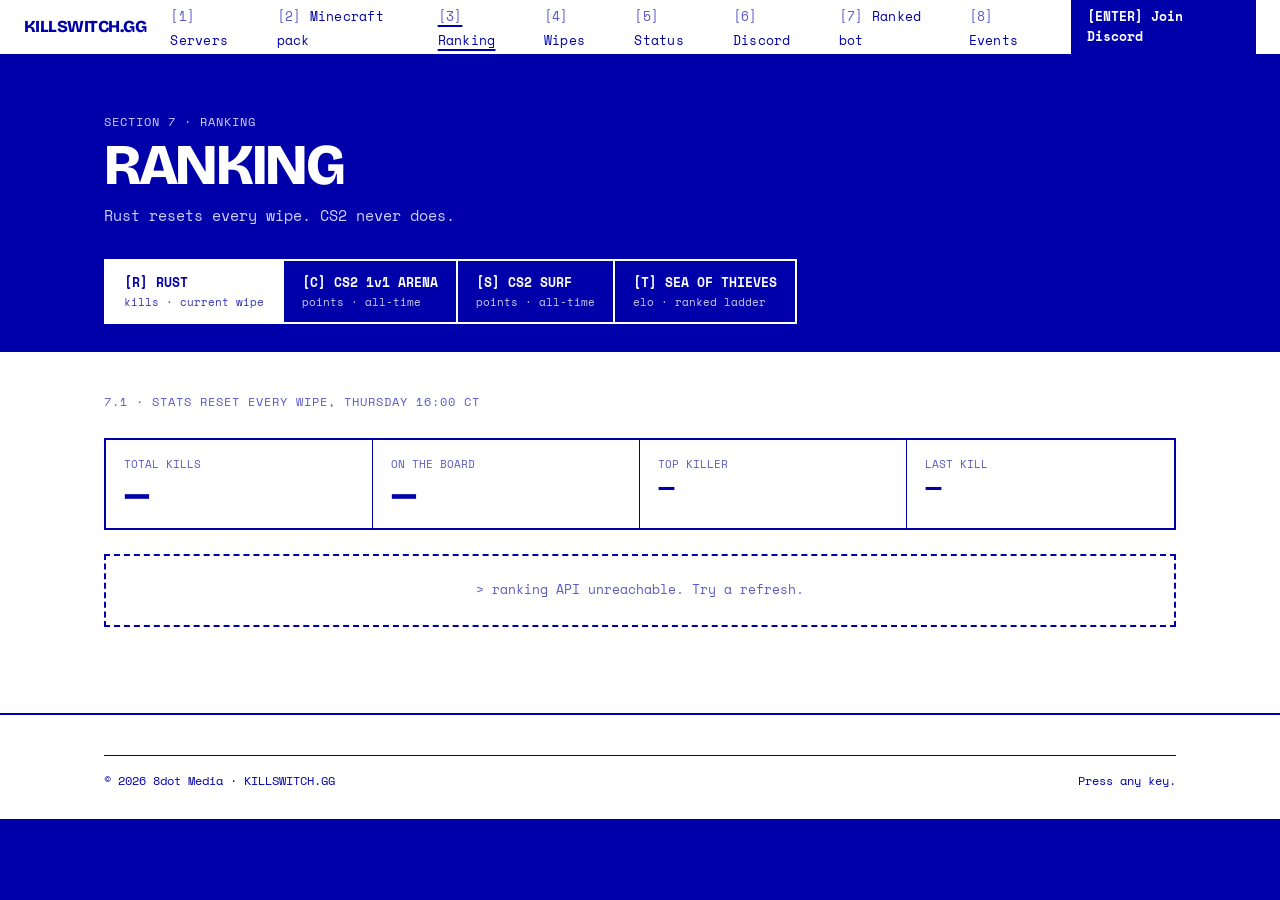
<file: leaderboard.html>
<!DOCTYPE html>
<html lang="en">
<head>
  <meta charset="UTF-8" />
  <meta name="viewport" content="width=device-width, initial-scale=1.0" />
  <title>Ranking — KILLSWITCH.GG</title>
  <meta name="description" content="Rust kill ranking for the current wipe and the all-time CS2 1v1 arena ranking." />
  <meta property="og:title" content="KILLSWITCH.GG — Ranking" />
  <meta property="og:description" content="Who's on top: Rust kills this wipe, CS2 arena points all-time." />
  <meta property="og:type" content="website" />
  <meta property="og:image" content="https://killswitch-gg.pages.dev/img/og.png" />
  <meta name="theme-color" content="#0000AA" />
  <link rel="icon" href="favicon.ico" sizes="32x32" />
  <link rel="icon" href="img/favicon.svg" type="image/svg+xml" />
  <link rel="apple-touch-icon" href="img/apple-touch-icon.png" />
  <link rel="preconnect" href="https://status.superfucked.xyz" crossorigin />
  <link rel="preconnect" href="https://fonts.googleapis.com" />
  <link rel="preconnect" href="https://fonts.gstatic.com" crossorigin />
  <link href="https://fonts.googleapis.com/css2?family=Bricolage+Grotesque:opsz,wght@12..96,800&family=Space+Mono:wght@400;700&display=swap" rel="stylesheet" />
  <link rel="stylesheet" href="style.css" />
  <style>
    .lb-hero { padding: 56px 0 28px; }
    .lb-tabs { display: flex; flex-wrap: wrap; gap: 0; border: 2px solid var(--white); width: fit-content; max-width: 100%; margin-top: 8px; }
    .lb-tab { font-family: var(--mono); font-size: 0.8rem; font-weight: 700; padding: 12px 18px; background: var(--blue); color: var(--white); border: 0; border-right: 2px solid var(--white); cursor: pointer; text-align: left; }
    .lb-tab:last-child { border-right: 0; }
    .lb-tab.active { background: var(--white); color: var(--blue); }
    .lb-tab small { display: block; font-weight: 400; font-size: 0.68rem; opacity: 0.8; margin-top: 2px; }
    .lb-stats { display: grid; grid-template-columns: repeat(4, 1fr); border: 2px solid var(--blue); margin-top: 26px; }
    @media (max-width: 760px) { .lb-stats { grid-template-columns: repeat(2, 1fr); } }
    .lb-stat { padding: 16px 18px; border-right: 1px solid var(--blue); }
    .lb-stat:last-child { border-right: 0; }
    .lb-stat-label { font-size: 0.68rem; color: var(--ink-muted); }
    .lb-stat-value { font-family: var(--head); font-weight: 800; font-size: 2rem; line-height: 1.1; letter-spacing: -0.04em; margin-top: 4px; overflow: hidden; text-overflow: ellipsis; white-space: nowrap; }
    .lb-stat-value.small { font-size: 1.3rem; }
    .lb-panel { border: 2px solid var(--blue); padding: 20px 20px 16px; margin-top: 24px; }
    .lb-panel h2 { font-family: var(--head); font-weight: 800; font-size: 1.4rem; letter-spacing: -0.04em; text-transform: uppercase; margin: 0 0 2px; }
    .lb-panel .panel-sub { font-size: 0.78rem; color: var(--ink-muted); margin: 0 0 14px; }
    .chart-wrap { overflow-x: auto; }
    .chart-wrap svg text { font-family: var(--mono); font-size: 12px; }
    .lb-tooltip { position: fixed; pointer-events: none; z-index: 50; display: none; background: var(--blue); color: var(--white); border: 2px solid var(--white); font-family: var(--mono); font-size: 0.74rem; padding: 8px 11px; line-height: 1.5; white-space: nowrap; }
    .lb-tooltip .tt-muted { color: var(--dim); }
    .lb-table { width: 100%; border-collapse: collapse; font-size: 0.82rem; }
    .lb-table th { font-size: 0.66rem; letter-spacing: 0.08em; color: var(--ink-muted); text-align: left; padding: 8px 10px; border-bottom: 2px solid var(--blue); font-weight: 400; }
    .lb-table td { padding: 9px 10px; border-bottom: 1px solid var(--blue); }
    .lb-table tr:last-child td { border-bottom: 0; }
    .lb-table td.num, .lb-table th.num { text-align: right; font-variant-numeric: tabular-nums; }
    .lb-rank { color: var(--ink-muted); width: 42px; }
    .lb-rank.top { color: var(--blue); font-weight: 700; }
    .lb-player { font-weight: 700; }
    .lb-weapon { font-size: 0.76rem; color: var(--ink-muted); }
    .kill-row { display: flex; flex-wrap: wrap; gap: 6px 10px; align-items: baseline; font-size: 0.8rem; padding: 8px 2px; border-bottom: 1px solid var(--blue); }
    .kill-row:last-child { border-bottom: none; }
    .kill-killer { font-weight: 700; }
    .kill-victim { color: var(--ink-muted); }
    .kill-time { margin-left: auto; color: var(--ink-muted); font-size: 0.7rem; }
    .lb-empty { text-align: center; padding: 56px 20px; border: 2px dashed var(--blue); margin-top: 24px; }
    .lb-empty h3 { font-family: var(--head); font-weight: 800; font-size: 1.5rem; letter-spacing: -0.04em; text-transform: uppercase; margin: 0 0 6px; }
    .lb-empty p { color: var(--ink-muted); max-width: 460px; margin: 0 auto; font-size: 0.9rem; }
    .lb-updated { font-size: 0.7rem; color: var(--ink-muted); margin-top: 14px; text-align: right; }
    .lb-error { color: var(--ink-muted); font-size: 0.8rem; padding: 24px; text-align: center; border: 2px dashed var(--blue); margin-top: 24px; }
    .weapon-list { display: grid; grid-template-columns: repeat(auto-fill, minmax(180px, 1fr)); gap: 6px 18px; font-size: 0.8rem; }
    .weapon-list span { display: flex; justify-content: space-between; border-bottom: 1px solid var(--blue); padding: 6px 0; }
    .weapon-list b { font-weight: 700; }
  </style>
  <link rel="manifest" href="site.webmanifest" />
  <link rel="canonical" href="https://killswitch-gg.pages.dev/leaderboard" />
</head>
<body>
<a class="skip" href="#nav">Skip to content</a>

<nav id="nav">
  <a href="/" class="nav-logo">Killswitch<span>.gg</span></a>
  <button class="nav-hamburger" id="hamburger" aria-label="Menu">[=]</button>
  <ul class="nav-links" id="nav-links">
    <li><a href="/#servers" data-key="1">Servers</a></li>
    <li><a href="/#minecraft" data-key="2">Minecraft pack</a></li>
    <li><a href="/leaderboard" data-key="3" class="active">Ranking</a></li>
    <li><a href="/#events" data-key="4">Wipes</a></li>
    <li><a href="/status" data-key="5">Status</a></li>
    <li><a href="/#community" data-key="6">Discord</a></li>
    <li><a href="/ranked" data-key="7">Ranked bot</a></li>
    <li><a href="/events" data-key="8">Events</a></li>
  </ul>
  <a href="https://discord.gg/Hp8sRPVgkP" class="btn-join" target="_blank" rel="noopener">[ENTER] Join Discord</a>
</nav>

<section class="band band-blue lb-hero">
  <div class="container">
    <p class="sec-num">SECTION 7 · RANKING</p>
    <h2 class="sec-title">Ranking</h2>
    <p class="sec-sub">Rust resets every wipe. CS2 never does.</p>
    <div class="lb-tabs" role="tablist">
      <button class="lb-tab active" id="tab-rust" role="tab" data-tab="rust">[R] RUST<small>kills · current wipe</small></button>
      <button class="lb-tab" id="tab-cs2" role="tab" data-tab="cs2">[C] CS2 1v1 ARENA<small>points · all-time</small></button>
      <button class="lb-tab" id="tab-surf" role="tab" data-tab="surf">[S] CS2 SURF<small>points · all-time</small></button>
      <button class="lb-tab" id="tab-sot" role="tab" data-tab="sot">[T] SEA OF THIEVES<small>elo · ranked ladder</small></button>
    </div>
  </div>
</section>

<!-- RUST -->
<section class="band band-white" id="view-rust" style="padding-top: 40px;">
  <div class="container">
    <p class="sec-num">7.1 · STATS RESET EVERY WIPE, THURSDAY 16:00 CT</p>
    <div class="lb-stats">
      <div class="lb-stat"><div class="lb-stat-label">TOTAL KILLS</div><div class="lb-stat-value" id="r-kills">—</div></div>
      <div class="lb-stat"><div class="lb-stat-label">ON THE BOARD</div><div class="lb-stat-value" id="r-players">—</div></div>
      <div class="lb-stat"><div class="lb-stat-label">TOP KILLER</div><div class="lb-stat-value small" id="r-top">—</div></div>
      <div class="lb-stat"><div class="lb-stat-label">LAST KILL</div><div class="lb-stat-value small" id="r-last">—</div></div>
    </div>
    <div class="lb-empty" id="r-empty" hidden>
      <h3>Nobody's died yet this wipe</h3>
      <p>First blood takes the top slot.</p>
    </div>
    <div id="r-content" hidden>
      <div class="lb-panel"><h2>Top killers</h2><p class="panel-sub">Kills this wipe, top 10</p><div class="chart-wrap" id="r-chart-wrap"><svg id="r-chart" role="img" aria-label="Bar chart of top Rust killers"></svg></div></div>
      <div class="lb-panel"><h2>Full board</h2><p class="panel-sub">Kills, deaths, K/D and weapon of choice</p>
        <div style="overflow-x:auto"><table class="lb-table" id="r-table"><thead><tr><th>#</th><th>PLAYER</th><th class="num">KILLS</th><th class="num">DEATHS</th><th class="num">K/D</th><th>WEAPON</th></tr></thead><tbody></tbody></table></div></div>
      <div class="lb-panel"><h2>Recent kills</h2><p class="panel-sub">Latest entries from the kill feed</p><div id="r-recent"></div></div>
    </div>
    <div class="lb-error" id="r-error" hidden>&gt; ranking API unreachable. Try a refresh.</div>
    <p class="lb-updated" id="r-updated"></p>
  </div>
</section>

<!-- CS2 -->
<section class="band band-white" id="view-cs2" hidden style="padding-top: 40px;">
  <div class="container">
    <p class="sec-num">7.2 · POINTS: +13 KILL · +3 HEADSHOT · +3 KNIFE · −8 DEATH</p>
    <div class="lb-stats">
      <div class="lb-stat"><div class="lb-stat-label">ARENA KILLS</div><div class="lb-stat-value" id="c-kills">—</div></div>
      <div class="lb-stat"><div class="lb-stat-label">PLAYERS RANKED</div><div class="lb-stat-value" id="c-players">—</div></div>
      <div class="lb-stat"><div class="lb-stat-label">#1 RIGHT NOW</div><div class="lb-stat-value small" id="c-top">—</div></div>
      <div class="lb-stat"><div class="lb-stat-label">LAST SEEN</div><div class="lb-stat-value small" id="c-last">—</div></div>
    </div>
    <div class="lb-empty" id="c-empty" hidden>
      <h3>No arena stats yet</h3>
      <p>Win an arena. Get on the board.</p>
    </div>
    <div id="c-content" hidden>
      <div class="lb-panel"><h2>Top points</h2><p class="panel-sub">Arena points, top 10</p><div class="chart-wrap" id="c-chart-wrap"><svg id="c-chart" role="img" aria-label="Bar chart of top CS2 players by points"></svg></div></div>
      <div class="lb-panel"><h2>Full ranking</h2><p class="panel-sub">Rank, points, kills, deaths, K/D, headshot percentage and time in arena</p>
        <div style="overflow-x:auto"><table class="lb-table" id="c-table"><thead><tr><th>#</th><th>PLAYER</th><th>RANK</th><th class="num">POINTS</th><th class="num">KILLS</th><th class="num">DEATHS</th><th class="num">K/D</th><th class="num">HS%</th><th class="num">PLAYTIME</th></tr></thead><tbody></tbody></table></div></div>
      <div class="lb-panel" id="c-weapons-panel"><h2>Weapons</h2><p class="panel-sub">Kills by weapon across the whole arena</p><div class="weapon-list" id="c-weapons"></div></div>
    </div>
    <div class="lb-error" id="c-error" hidden>&gt; CS2 ranking API unreachable. Try a refresh.</div>
    <p class="lb-updated" id="c-updated"></p>
  </div>
</section>

<!-- CS2 SURF -->
<section class="band band-white" id="view-surf" hidden style="padding-top: 40px;">
  <div class="container">
    <p class="sec-num">7.3 · POINTS SCALE WITH MAP TIER · RECORDS ARE STANDARD STYLE</p>
    <div class="lb-stats">
      <div class="lb-stat"><div class="lb-stat-label">MAPS CLAIMED</div><div class="lb-stat-value" id="s-maps">&mdash;</div></div>
      <div class="lb-stat"><div class="lb-stat-label">PLAYERS RANKED</div><div class="lb-stat-value" id="s-players">&mdash;</div></div>
      <div class="lb-stat"><div class="lb-stat-label">#1 RIGHT NOW</div><div class="lb-stat-value small" id="s-top">&mdash;</div></div>
      <div class="lb-stat"><div class="lb-stat-label">LAST RUN</div><div class="lb-stat-value small" id="s-last">&mdash;</div></div>
    </div>
    <div class="lb-empty" id="s-empty" hidden>
      <h3>No completed runs yet</h3>
      <p>Every map record is unclaimed. Finish one and it is yours.</p>
    </div>
    <div id="s-content" hidden>
      <div class="lb-panel"><h2>Top points</h2><p class="panel-sub">Points across every map, top 10</p><div class="chart-wrap" id="s-chart-wrap"><svg id="s-chart" role="img" aria-label="Bar chart of top surf players by points"></svg></div></div>
      <div class="lb-panel"><h2>Map records</h2><p class="panel-sub">The fastest completion on every map anyone has finished</p>
        <div style="overflow-x:auto"><table class="lb-table" id="s-records"><thead><tr><th>MAP</th><th class="num">TIME</th><th>HOLDER</th><th class="num">FINISHES</th><th class="num">SET</th></tr></thead><tbody></tbody></table></div></div>
      <div class="lb-panel"><h2>Full ranking</h2><p class="panel-sub">Rank, points, maps completed and total finishes</p>
        <div style="overflow-x:auto"><table class="lb-table" id="s-table"><thead><tr><th>#</th><th>PLAYER</th><th>RANK</th><th class="num">POINTS</th><th class="num">MAPS</th><th class="num">FINISHES</th><th class="num">LAST RUN</th></tr></thead><tbody></tbody></table></div></div>
      <div class="lb-panel"><h2>Recent runs</h2><p class="panel-sub">Latest completions on the surf server</p><div id="s-recent"></div></div>
    </div>
    <div class="lb-error" id="s-error" hidden>&gt; surf ranking API unreachable. Try a refresh.</div>
    <p class="lb-updated" id="s-updated"></p>
  </div>
</section>

<section class="band band-white" id="view-sot" hidden style="padding-top: 40px;">
  <div class="container">
    <p class="sec-num">7.4 · ELO LADDER · BEATING A BETTER CREW PAYS MORE</p>
    <div class="lb-stats">
      <div class="lb-stat"><div class="lb-stat-label">MATCHES PLAYED</div><div class="lb-stat-value" id="t-matches">&mdash;</div></div>
      <div class="lb-stat"><div class="lb-stat-label">PLAYERS RANKED</div><div class="lb-stat-value" id="t-players">&mdash;</div></div>
      <div class="lb-stat"><div class="lb-stat-label">#1 RIGHT NOW</div><div class="lb-stat-value small" id="t-top">&mdash;</div></div>
      <div class="lb-stat"><div class="lb-stat-label">LAST MATCH</div><div class="lb-stat-value small" id="t-last">&mdash;</div></div>
    </div>
    <div class="lb-tabs" role="tablist" id="t-modes" style="margin-bottom:24px"></div>
    <div class="lb-empty" id="t-empty" hidden>
      <h3>No ranked matches yet</h3>
      <p>The ladder is live and waiting. Everyone starts at 1500 and appears here after 10 placement games.</p>
    </div>
    <div id="t-content" hidden>
      <div class="lb-panel"><h2>Rating spread</h2><p class="panel-sub">Distance from the 1500 starting rating, top 10</p><div class="chart-wrap" id="t-chart-wrap"><svg id="t-chart" role="img" aria-label="Diverging bar chart of top players by Elo rating relative to 1500"></svg></div></div>
      <div class="lb-panel"><h2>Player ladder</h2><p class="panel-sub">Individual rating, earned from team results</p>
        <div style="overflow-x:auto"><table class="lb-table" id="t-table"><thead><tr><th>#</th><th>PLAYER</th><th>TIER</th><th class="num">RATING</th><th class="num">W</th><th class="num">L</th><th class="num">WIN%</th><th class="num">MVP</th><th class="num">PEAK</th><th>FORM</th></tr></thead><tbody></tbody></table></div></div>
      <div class="lb-panel" id="t-teams-panel"><h2>Team ladder</h2><p class="panel-sub">Registered crews, rated separately from their players</p>
        <div style="overflow-x:auto"><table class="lb-table" id="t-teams"><thead><tr><th>#</th><th>TEAM</th><th class="num">RATING</th><th class="num">W</th><th class="num">L</th><th class="num">WIN%</th><th class="num">PEAK</th><th>FORM</th></tr></thead><tbody></tbody></table></div></div>
      <div class="lb-panel"><h2>Recent matches</h2><p class="panel-sub">Latest confirmed results</p><div id="t-recent"></div></div>
    </div>
    <div class="lb-error" id="t-error" hidden>&gt; ranked ladder API unreachable. Try a refresh.</div>
    <p class="lb-updated" id="t-updated"></p>
  </div>
</section>

<div class="lb-tooltip" id="lb-tooltip"></div>

<footer>
  <div class="container">
    <div class="footer-bottom"><span>© 2026 8dot Media · KILLSWITCH.GG</span><span>Press any key.</span></div>
  </div>
</footer>

<div class="toast" id="toast"></div>
<script src="leaderboard.js"></script>
<script src="app.js"></script>
</body>
</html>
</file>
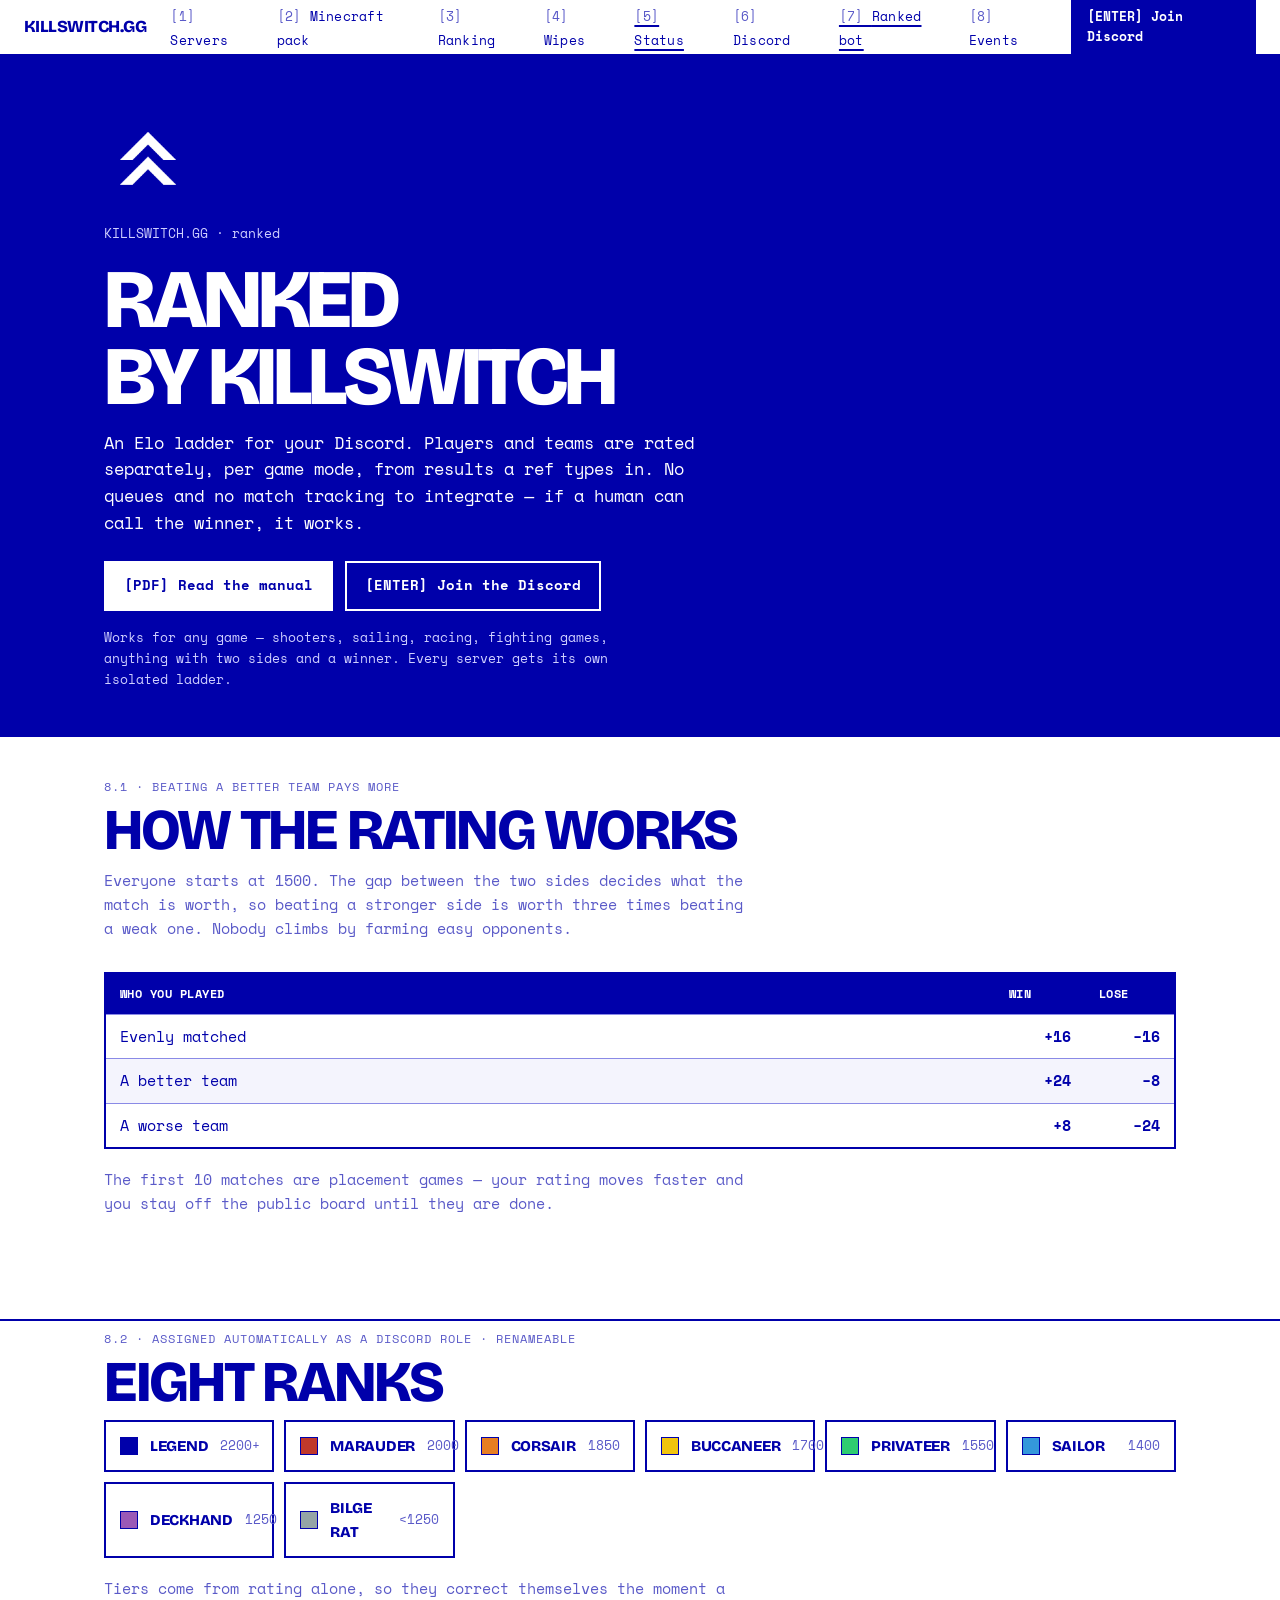
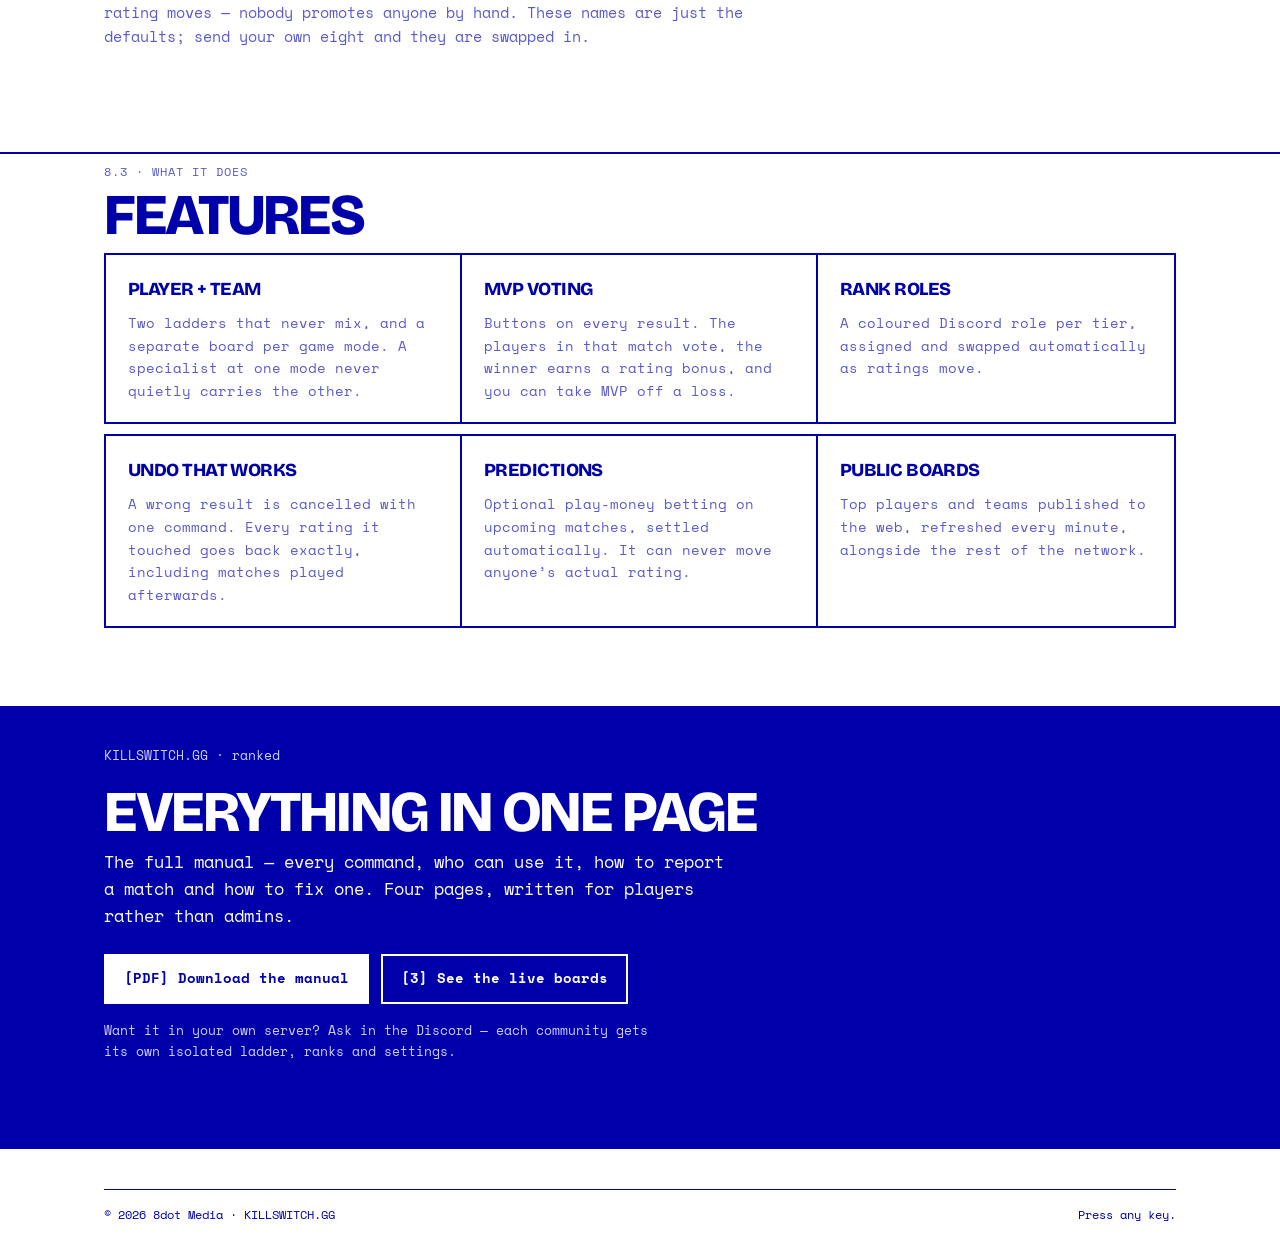
<file: ranked.html>
<!DOCTYPE html>
<html lang="en">
<head>
  <meta charset="UTF-8" />
  <meta name="viewport" content="width=device-width, initial-scale=1.0" />
  <title>Ranked — KILLSWITCH.GG</title>
  <meta name="description" content="Ranked by KILLSWITCH: an Elo ladder bot for Discord game communities. Player and team ratings per game mode, MVP voting, automatic rank roles and public leaderboards." />
  <meta property="og:title" content="Ranked by KILLSWITCH" />
  <meta property="og:description" content="An Elo ladder for your Discord. Player and team ratings, MVP voting, automatic rank roles." />
  <meta property="og:type" content="website" />
  <meta property="og:image" content="https://killswitch-gg.pages.dev/img/ranked-banner.png" />
  <meta name="theme-color" content="#0000AA" />
  <link rel="icon" href="favicon.ico" sizes="32x32" />
  <link rel="icon" href="img/favicon.svg" type="image/svg+xml" />
  <link rel="apple-touch-icon" href="img/apple-touch-icon.png" />
  <link rel="preconnect" href="https://fonts.googleapis.com" />
  <link rel="preconnect" href="https://fonts.gstatic.com" crossorigin />
  <link href="https://fonts.googleapis.com/css2?family=Bricolage+Grotesque:opsz,wght@12..96,800&family=Space+Mono:wght@400;700&display=swap" rel="stylesheet" />
  <link rel="stylesheet" href="style.css" />
  <style>
    .rk-hero { padding: 60px 0 34px; }
    .rk-mark { width: 88px; height: 88px; margin-bottom: 20px; display: block; }
    .rk-title { font-family: var(--head); font-weight: 800; font-size: clamp(2.6rem, 9vw, 5.2rem);
                line-height: 0.92; letter-spacing: -0.05em; text-transform: uppercase; margin: 0 0 14px; }
    .rk-lead { font-size: 1.05rem; max-width: 62ch; margin: 0 0 24px; }
    .rk-cols { display: grid; grid-template-columns: repeat(auto-fit, minmax(280px, 1fr)); gap: 0;
               border: 2px solid var(--blue); margin: 10px 0 6px; }
    .rk-col { padding: 20px 22px; border-right: 2px solid var(--blue); }
    .rk-col:last-child { border-right: 0; }
    @media (max-width: 860px) { .rk-col { border-right: 0; border-bottom: 2px solid var(--blue); }
                                .rk-col:last-child { border-bottom: 0; } }
    .rk-col h3 { font-family: var(--head); font-weight: 800; text-transform: uppercase;
                 letter-spacing: -0.03em; font-size: 1.15rem; margin: 0 0 8px; }
    .rk-col p { margin: 0; font-size: 0.88rem; color: var(--ink-muted); }
    .rk-tiers { display: grid; grid-template-columns: repeat(auto-fit, minmax(170px, 1fr)); gap: 10px; margin: 6px 0 0; }
    .rk-tier { border: 2px solid var(--blue); padding: 12px 14px; display: flex; align-items: center; gap: 12px; }
    .rk-swatch { width: 18px; height: 18px; flex: none; border: 1px solid var(--blue); }
    .rk-tier b { font-family: var(--head); font-weight: 800; text-transform: uppercase; letter-spacing: -0.02em; }
    .rk-tier span { margin-left: auto; color: var(--ink-muted); font-size: 0.82rem; }
    .rk-cta { display: flex; flex-wrap: wrap; gap: 12px; margin-top: 8px; }
    .rk-note { font-size: 0.82rem; color: var(--dim); margin-top: 16px; max-width: 70ch; }
    .rk-note-ink { color: var(--ink-muted); }
    /* .lb-table is defined inside leaderboard.html's own <style>, not in
       style.css, so this page has to carry its own table rules. */
    .rk-table { width: 100%; border-collapse: collapse; border: 2px solid var(--blue); font-size: 0.92rem; }
    .rk-table th { background: var(--blue); color: var(--white); text-align: left;
                   padding: 10px 14px; font-weight: 700; text-transform: uppercase;
                   letter-spacing: 0.04em; font-size: 0.78rem; }
    .rk-table td { padding: 10px 14px; border-top: 1px solid var(--dim-2); }
    .rk-table td.num { text-align: right; font-weight: 700; width: 90px; }
    .rk-table tr:nth-child(even) td { background: #F4F4FD; }
  </style>
</head>
<body>
<a class="skip" href="#nav">Skip to content</a>
<nav id="nav">
  <a href="/" class="nav-logo">Killswitch<span>.gg</span></a>
  <button class="nav-hamburger" id="hamburger" aria-label="Menu">[=]</button>
  <ul class="nav-links" id="nav-links">
    <li><a href="/#servers" data-key="1">Servers</a></li>
    <li><a href="/#minecraft" data-key="2">Minecraft pack</a></li>
    <li><a href="/leaderboard" data-key="3">Ranking</a></li>
    <li><a href="/#events" data-key="4">Wipes</a></li>
    <li><a href="/status" data-key="5" class="active">Status</a></li>
    <li><a href="/#community" data-key="6">Discord</a></li>
    <li><a href="/ranked" data-key="7" class="active">Ranked bot</a></li>
    <li><a href="/events" data-key="8">Events</a></li>
  </ul>
  <a href="https://discord.gg/Hp8sRPVgkP" class="btn-join" target="_blank" rel="noopener">[ENTER] Join Discord</a>
</nav>

<section class="band band-blue rk-hero">
  <div class="container">
    <img class="rk-mark" src="img/ranked-avatar.png" alt="" aria-hidden="true" />
    <p class="hero-eyebrow">KILLSWITCH.GG &middot; ranked</p>
    <h1 class="rk-title">Ranked<br>by Killswitch</h1>
    <p class="rk-lead">An Elo ladder for your Discord. Players and teams are rated separately, per
      game mode, from results a ref types in. No queues and no match tracking to integrate &mdash; if a human can call the winner, it works.</p>
    <div class="rk-cta">
      <a class="btn-primary" href="KILLSWITCH-Ranked-Manual.pdf">[PDF] Read the manual</a>
      <a class="btn-outline" href="https://discord.gg/Hp8sRPVgkP" target="_blank" rel="noopener">[ENTER] Join the Discord</a>
    </div>
    <p class="rk-note">Works for any game &mdash; shooters, sailing, racing, fighting games, anything
      with two sides and a winner. Every server gets its own isolated ladder.</p>
  </div>
</section>

<section class="band band-white" style="padding-top:40px">
  <div class="container">
    <p class="sec-num">8.1 &middot; BEATING A BETTER TEAM PAYS MORE</p>
    <h2 class="sec-title">How the rating works</h2>
    <p class="sec-sub">Everyone starts at 1500. The gap between the two sides decides what the match
      is worth, so beating a stronger side is worth three times beating a weak one. Nobody climbs by
      farming easy opponents.</p>
    <div style="overflow-x:auto">
      <table class="rk-table">
        <thead><tr><th>Who you played</th><th class="num">Win</th><th class="num">Lose</th></tr></thead>
        <tbody>
          <tr><td>Evenly matched</td><td class="num">+16</td><td class="num">&minus;16</td></tr>
          <tr><td>A better team</td><td class="num">+24</td><td class="num">&minus;8</td></tr>
          <tr><td>A worse team</td><td class="num">+8</td><td class="num">&minus;24</td></tr>
        </tbody>
      </table>
    </div>
    <p class="sec-sub" style="margin-top:18px">The first 10 matches are placement games &mdash; your
      rating moves faster and you stay off the public board until they are done.</p>
  </div>
</section>

<section class="band band-white" style="padding-top:8px">
  <div class="container">
    <p class="sec-num">8.2 &middot; ASSIGNED AUTOMATICALLY AS A DISCORD ROLE &middot; RENAMEABLE</p>
    <h2 class="sec-title">Eight ranks</h2>
    <div class="rk-tiers">
      <div class="rk-tier"><i class="rk-swatch" style="background:#0000AA"></i><b>Legend</b><span>2200+</span></div>
      <div class="rk-tier"><i class="rk-swatch" style="background:#C0392B"></i><b>Marauder</b><span>2000</span></div>
      <div class="rk-tier"><i class="rk-swatch" style="background:#E67E22"></i><b>Corsair</b><span>1850</span></div>
      <div class="rk-tier"><i class="rk-swatch" style="background:#F1C40F"></i><b>Buccaneer</b><span>1700</span></div>
      <div class="rk-tier"><i class="rk-swatch" style="background:#2ECC71"></i><b>Privateer</b><span>1550</span></div>
      <div class="rk-tier"><i class="rk-swatch" style="background:#3498DB"></i><b>Sailor</b><span>1400</span></div>
      <div class="rk-tier"><i class="rk-swatch" style="background:#9B59B6"></i><b>Deckhand</b><span>1250</span></div>
      <div class="rk-tier"><i class="rk-swatch" style="background:#95A5A6"></i><b>Bilge Rat</b><span>&lt;1250</span></div>
    </div>
    <p class="sec-sub" style="margin-top:18px">Tiers come from rating alone, so they correct
      themselves the moment a rating moves &mdash; nobody promotes anyone by hand. These names are
      just the defaults; send your own eight and they are swapped in.</p>
  </div>
</section>

<section class="band band-white" style="padding-top:8px">
  <div class="container">
    <p class="sec-num">8.3 &middot; WHAT IT DOES</p>
    <h2 class="sec-title">Features</h2>
    <div class="rk-cols">
      <div class="rk-col"><h3>Player + team</h3>
        <p>Two ladders that never mix, and a separate board per game mode. A specialist at one mode
          never quietly carries the other.</p></div>
      <div class="rk-col"><h3>MVP voting</h3>
        <p>Buttons on every result. The players in that match vote, the winner earns a rating bonus,
          and you can take MVP off a loss.</p></div>
      <div class="rk-col"><h3>Rank roles</h3>
        <p>A coloured Discord role per tier, assigned and swapped automatically as ratings move.</p></div>
    </div>
    <div class="rk-cols">
      <div class="rk-col"><h3>Undo that works</h3>
        <p>A wrong result is cancelled with one command. Every rating it touched goes back exactly,
          including matches played afterwards.</p></div>
      <div class="rk-col"><h3>Predictions</h3>
        <p>Optional play-money betting on upcoming matches, settled automatically. It can never move
          anyone&rsquo;s actual rating.</p></div>
      <div class="rk-col"><h3>Public boards</h3>
        <p>Top players and teams published to the web, refreshed every minute, alongside the rest of
          the network.</p></div>
    </div>
  </div>
</section>

<section class="band band-blue" style="padding-top:40px">
  <div class="container">
    <p class="hero-eyebrow">KILLSWITCH.GG &middot; ranked</p>
    <h2 class="sec-title" style="color:var(--white)">Everything in one page</h2>
    <p class="rk-lead">The full manual &mdash; every command, who can use it, how to report a match and
      how to fix one. Four pages, written for players rather than admins.</p>
    <div class="rk-cta">
      <a class="btn-primary" href="KILLSWITCH-Ranked-Manual.pdf">[PDF] Download the manual</a>
      <a class="btn-outline" href="/leaderboard">[3] See the live boards</a>
    </div>
    <p class="rk-note">Want it in your own server? Ask in the Discord &mdash; each community gets its own
      isolated ladder, ranks and settings.</p>
  </div>
</section>

<footer>
  <div class="container">
    <div class="footer-bottom"><span>© 2026 8dot Media · KILLSWITCH.GG</span><span>Press any key.</span></div>
  </div>
</footer>
<div class="toast" id="toast"></div>
<script src="app.js"></script>
</body>
</html>
</file>
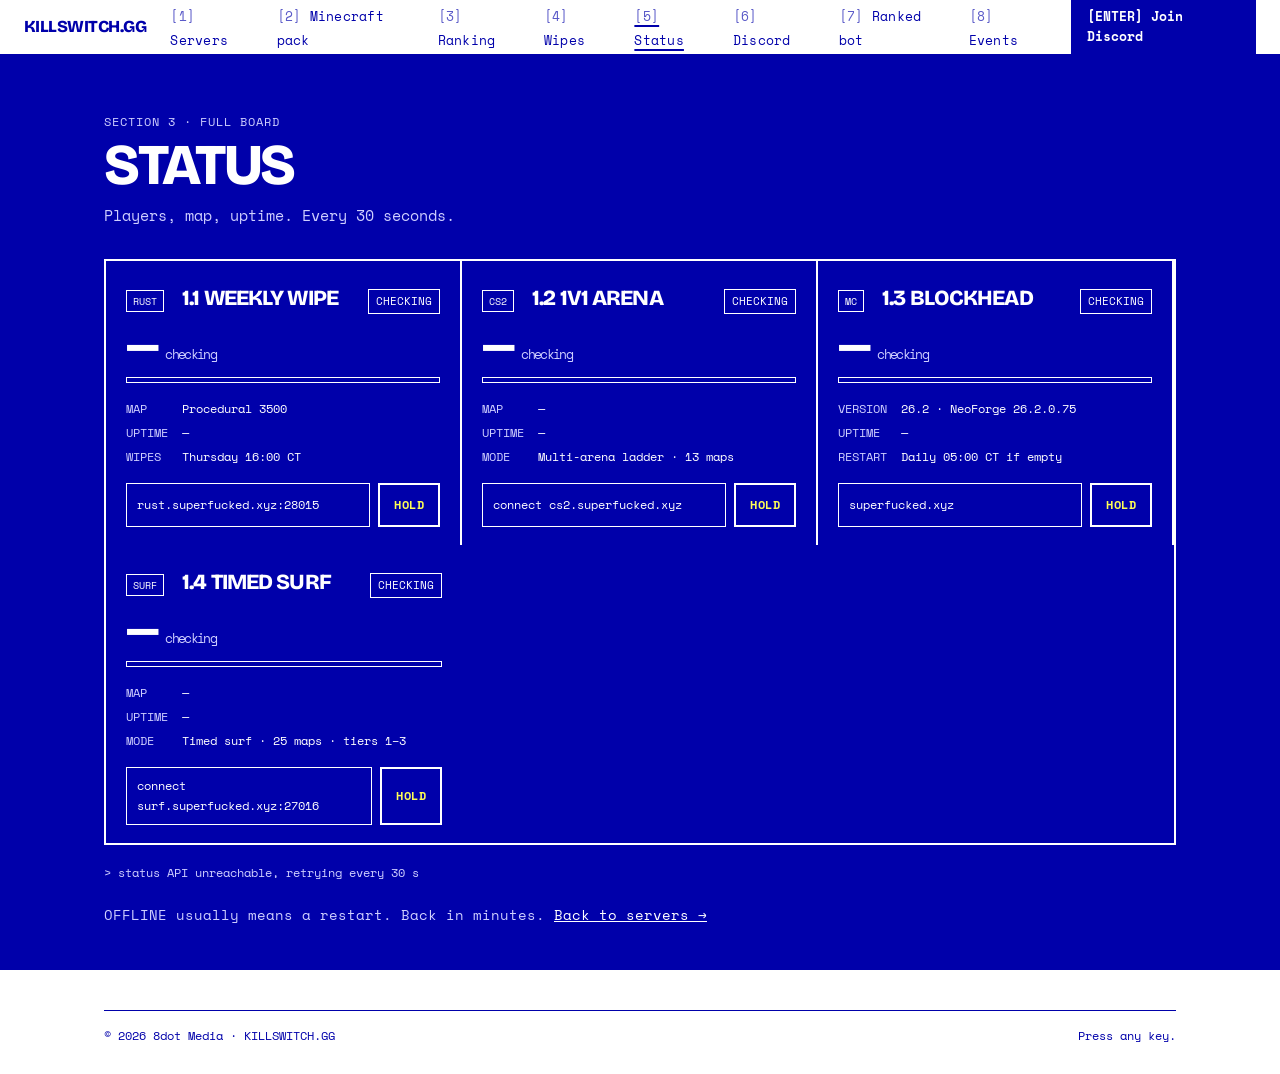
<file: status.html>
<!DOCTYPE html>
<html lang="en">
<head>
  <meta charset="UTF-8" />
  <meta name="viewport" content="width=device-width, initial-scale=1.0" />
  <title>Status — KILLSWITCH.GG</title>
  <meta name="description" content="Live status for the KILLSWITCH.GG game servers: Rust, CS2 1v1 Arena, CS2 Surf and modded Minecraft. Players, map and uptime, refreshed every 30 seconds." />
  <meta property="og:title" content="KILLSWITCH.GG — Status" />
  <meta property="og:description" content="Live players, map and uptime for Rust, CS2 1v1, CS2 Surf and Minecraft." />
  <meta property="og:type" content="website" />
  <meta property="og:image" content="https://killswitch-gg.pages.dev/img/og.png" />
  <meta name="theme-color" content="#0000AA" />
  <link rel="icon" href="favicon.ico" sizes="32x32" />
  <link rel="icon" href="img/favicon.svg" type="image/svg+xml" />
  <link rel="apple-touch-icon" href="img/apple-touch-icon.png" />
  <link rel="preconnect" href="https://status.superfucked.xyz" crossorigin />
  <link rel="preconnect" href="https://fonts.googleapis.com" />
  <link rel="preconnect" href="https://fonts.gstatic.com" crossorigin />
  <link href="https://fonts.googleapis.com/css2?family=Bricolage+Grotesque:opsz,wght@12..96,800&family=Space+Mono:wght@400;700&display=swap" rel="stylesheet" />
  <link rel="stylesheet" href="style.css" />
  <style>
    .st-hero { padding: 56px 0 28px; }
    .st-grid { display: grid; grid-template-columns: repeat(auto-fill, minmax(300px, 1fr)); border: 2px solid var(--white); }
    .st-card { padding: 20px 20px 18px; border-right: 2px solid var(--white); display: flex; flex-direction: column; gap: 10px; }
    .st-card:last-child { border-right: 0; }
    @media (max-width: 960px) { .st-card { border-right: 0; border-bottom: 2px solid var(--white); } .st-card:last-child { border-bottom: 0; } }
    .st-card.offline { color: var(--dim); }
    .st-card-top { display: flex; align-items: baseline; gap: 10px; }
    .st-card-name { font-family: var(--head); font-weight: 800; font-size: 1.35rem; letter-spacing: -0.04em; text-transform: uppercase; flex: 1; }
    .players-line { font-family: var(--head); font-weight: 800; font-size: 2.6rem; line-height: 1; letter-spacing: -0.04em; min-height: 2.6rem; }
    .players-line small { font-family: var(--mono); font-weight: 400; font-size: 0.8rem; margin-left: 8px; color: var(--dim); }
    .meter { height: 6px; border: 1px solid var(--white); }
    .meter i { display: block; height: 100%; width: 0; background: var(--white); transition: width 0.4s; }
    .facts { display: grid; grid-template-columns: auto 1fr; gap: 4px 14px; font-size: 0.78rem; margin: 6px 0 0; }
    .facts dt { color: var(--dim); }
    .facts dd { margin: 0; overflow: hidden; text-overflow: ellipsis; white-space: nowrap; }
    .st-connect { display: flex; gap: 8px; align-items: stretch; margin-top: 6px; }
    .st-connect code { flex: 1; border: 1px solid var(--white); padding: 8px 10px; font-size: 0.78rem; display: flex; align-items: center; }
    .st-note { font-size: 0.78rem; color: var(--dim); margin: 18px 0 0; }
    .st-legend { margin-top: 22px; font-size: 0.85rem; color: var(--dim); max-width: 720px; }
    .st-legend a { color: var(--white); }
  </style>
  <link rel="manifest" href="site.webmanifest" />
  <link rel="canonical" href="https://killswitch-gg.pages.dev/status" />
</head>
<body>
<a class="skip" href="#nav">Skip to content</a>

<nav id="nav">
  <a href="/" class="nav-logo">Killswitch<span>.gg</span></a>
  <button class="nav-hamburger" id="hamburger" aria-label="Menu">[=]</button>
  <ul class="nav-links" id="nav-links">
    <li><a href="/#servers" data-key="1">Servers</a></li>
    <li><a href="/#minecraft" data-key="2">Minecraft pack</a></li>
    <li><a href="/leaderboard" data-key="3">Ranking</a></li>
    <li><a href="/#events" data-key="4">Wipes</a></li>
    <li><a href="/status" data-key="5" class="active">Status</a></li>
    <li><a href="/#community" data-key="6">Discord</a></li>
    <li><a href="/ranked" data-key="7">Ranked bot</a></li>
    <li><a href="/events" data-key="8">Events</a></li>
  </ul>
  <a href="https://discord.gg/Hp8sRPVgkP" class="btn-join" target="_blank" rel="noopener">[ENTER] Join Discord</a>
</nav>

<section class="band band-blue st-hero">
  <div class="container">
    <p class="sec-num">SECTION 3 · FULL BOARD</p>
    <h2 class="sec-title">Status</h2>
    <p class="sec-sub">Players, map, uptime. Every 30 seconds.</p>

    <div class="st-grid" id="grid">
      <div class="st-card" id="card-rust">
        <div class="st-card-top"><span class="game-tag">RUST</span><span class="st-card-name">1.1 Weekly wipe</span><span class="status-badge" id="b-rust">CHECKING</span></div>
        <div class="players-line" id="pl-rust">—<small>checking</small></div>
        <div class="meter"><i id="m-rust"></i></div>
        <dl class="facts"><dt>MAP</dt><dd id="map-rust">Procedural 3500</dd><dt>UPTIME</dt><dd id="up-rust">—</dd><dt>WIPES</dt><dd>Thursday 16:00 CT</dd></dl>
        <div class="st-connect"><code>rust.superfucked.xyz:28015</code><button class="hold" data-copy="client.connect rust.superfucked.xyz:28015"><span>HOLD</span></button></div>
      </div>
      <div class="st-card" id="card-cs2">
        <div class="st-card-top"><span class="game-tag">CS2</span><span class="st-card-name">1.2 1v1 Arena</span><span class="status-badge" id="b-cs2">CHECKING</span></div>
        <div class="players-line" id="pl-cs2">—<small>checking</small></div>
        <div class="meter"><i id="m-cs2"></i></div>
        <dl class="facts"><dt>MAP</dt><dd id="map-cs2">—</dd><dt>UPTIME</dt><dd id="up-cs2">—</dd><dt>MODE</dt><dd>Multi-arena ladder · 13 maps</dd></dl>
        <div class="st-connect"><code>connect cs2.superfucked.xyz</code><button class="hold" data-copy="connect cs2.superfucked.xyz"><span>HOLD</span></button></div>
      </div>
      <div class="st-card" id="card-mc">
        <div class="st-card-top"><span class="game-tag">MC</span><span class="st-card-name">1.3 Blockhead</span><span class="status-badge" id="b-mc">CHECKING</span></div>
        <div class="players-line" id="pl-mc">—<small>checking</small></div>
        <div class="meter"><i id="m-mc"></i></div>
        <dl class="facts"><dt>VERSION</dt><dd>26.2 · NeoForge 26.2.0.75</dd><dt>UPTIME</dt><dd id="up-mc">—</dd><dt>RESTART</dt><dd>Daily 05:00 CT if empty</dd></dl>
        <div class="st-connect"><code>superfucked.xyz</code><button class="hold" data-copy="superfucked.xyz"><span>HOLD</span></button></div>
      </div>
      <div class="st-card" id="card-surf">
        <div class="st-card-top"><span class="game-tag">SURF</span><span class="st-card-name">1.4 Timed surf</span><span class="status-badge" id="b-surf">CHECKING</span></div>
        <div class="players-line" id="pl-surf">—<small>checking</small></div>
        <div class="meter"><i id="m-surf"></i></div>
        <dl class="facts"><dt>MAP</dt><dd id="map-surf">—</dd><dt>UPTIME</dt><dd id="up-surf">—</dd><dt>MODE</dt><dd>Timed surf · 25 maps · tiers 1&ndash;3</dd></dl>
        <div class="st-connect"><code>connect surf.superfucked.xyz:27016</code><button class="hold" data-copy="connect surf.superfucked.xyz:27016"><span>HOLD</span></button></div>
      </div>
    </div>

    <p class="st-note" id="updated">&gt; connecting to the status API…</p>
    <p class="st-legend">OFFLINE usually means a restart. Back in minutes. <a href="/#servers">Back to servers →</a></p>
  </div>
</section>

<footer>
  <div class="container">
    <div class="footer-bottom"><span>© 2026 8dot Media · KILLSWITCH.GG</span><span>Press any key.</span></div>
  </div>
</footer>

<div class="toast" id="toast"></div>
<script src="status.js"></script>
<script src="app.js"></script>
</body>
</html>
</file>
<file: style.css>
/* KILLSWITCH.GG — "Error-Screen Blue" identity (2026-09-12)
   Two colours. Two fonts. Numbered sections. Hold to connect. */

:root {
  --blue: #0000AA;
  --blue-deep: #000066;
  --white: #FFFFFF;
  --dim: #CFCFFF;        /* muted text on blue */
  --dim-2: #8A8AE6;      /* borders / hairlines on blue */
  --ink-muted: #5A5AC8;  /* muted text on white */
  --line: #0000AA;
  --head: 'Bricolage Grotesque', 'Helvetica Neue', Arial, sans-serif;
  --mono: 'Space Mono', 'Courier New', monospace;
}

* { box-sizing: border-box; }
html { scroll-behavior: smooth; }
body {
  margin: 0; background: var(--blue); color: var(--white);
  font-family: var(--mono); font-size: 15px; line-height: 1.6;
  -webkit-font-smoothing: antialiased;
}
a { color: inherit; }
a:hover { text-decoration-thickness: 2px; }
code { font-family: var(--mono); }
.mono { font-family: var(--mono); }
.muted { color: var(--dim); }
.small { font-size: 0.8rem; }
.container { max-width: 1120px; margin: 0 auto; padding: 0 24px; }
[hidden] { display: none !important; }

/* ── Nav ──────────────────────────────────────────────────── */
#nav {
  position: sticky; top: 0; z-index: 40;
  display: flex; align-items: center; gap: 24px;
  padding: 0 24px; height: 56px;
  background: var(--white); color: var(--blue); border-bottom: 2px solid var(--blue);
}
.nav-logo { font-family: var(--head); font-weight: 800; font-size: 1.05rem; letter-spacing: -0.03em; text-transform: uppercase; text-decoration: none; }
.nav-logo span { color: var(--blue); }
.nav-links { list-style: none; display: flex; gap: 20px; margin: 0 0 0 auto; padding: 0; }
.nav-links a { font-size: 0.8rem; text-decoration: none; letter-spacing: 0.02em; }
.nav-links a:hover, .nav-links a.active { text-decoration: underline; text-decoration-thickness: 2px; text-underline-offset: 4px; }
.nav-links a::before { content: '[' attr(data-key) '] '; color: var(--ink-muted); }
.btn-join {
  font-family: var(--mono); font-size: 0.8rem; font-weight: 700; text-decoration: none;
  background: var(--blue); color: var(--white); padding: 8px 14px; border: 2px solid var(--blue);
}
.btn-join:hover { background: var(--white); color: var(--blue); }
.nav-hamburger { display: none; background: none; border: 2px solid var(--blue); color: var(--blue); font-family: var(--mono); padding: 4px 8px; margin-left: auto; cursor: pointer; }
@media (max-width: 860px) {
  .nav-links { display: none; position: absolute; top: 56px; left: 0; right: 0; flex-direction: column; gap: 0; background: var(--white); border-bottom: 2px solid var(--blue); padding: 8px 24px 16px; }
  .nav-links.open { display: flex; }
  .nav-links li { padding: 8px 0; }
  .nav-hamburger { display: block; }
  .btn-join { display: none; }
}

/* ── Sections ─────────────────────────────────────────────── */
.band { padding: 72px 0; }
.band-white { background: var(--white); color: var(--blue); }
.band-blue { background: var(--blue); color: var(--white); }
.band + .band { border-top: 2px solid var(--blue); }
.band-white + .band-blue, .band-blue + .band-white { border-top: 0; }
.sec-num { font-family: var(--mono); font-size: 0.78rem; letter-spacing: 0.08em; margin: 0 0 6px; }
.band-blue .sec-num { color: var(--dim); }
.band-white .sec-num { color: var(--ink-muted); }
.sec-title { font-family: var(--head); font-weight: 800; font-size: clamp(2.2rem, 5vw, 3.6rem); line-height: 0.95; letter-spacing: -0.04em; text-transform: uppercase; margin: 0 0 10px; }
.sec-sub { margin: 0 0 32px; max-width: 640px; }
.band-blue .sec-sub { color: var(--dim); }
.band-white .sec-sub { color: var(--ink-muted); }
.band-white .sec-sub a, .band-white a { color: var(--blue); }

/* ── Hero ─────────────────────────────────────────────────── */
.hero { min-height: calc(100vh - 56px); display: flex; align-items: center; padding: 64px 0; background: var(--blue); color: var(--white); position: relative; overflow: hidden; }
.hero-inner { max-width: 1120px; margin: 0 auto; padding: 0 24px; width: 100%; display: grid; grid-template-columns: 1.2fr 1fr; gap: 48px; align-items: center; }
@media (max-width: 900px) { .hero-inner { grid-template-columns: 1fr; } }
.hero-eyebrow { font-size: 0.8rem; color: var(--dim); margin: 0 0 18px; }
.hero h1 { font-family: var(--head); font-weight: 800; font-size: clamp(2.9rem, 7vw, 5.4rem); line-height: 0.88; letter-spacing: -0.05em; text-transform: uppercase; margin: 0 0 22px; }
.hero-sub { max-width: 560px; margin: 0 0 26px; color: var(--dim); }
.hero-ctas { display: flex; gap: 12px; flex-wrap: wrap; }
.btn-primary, .btn-outline {
  font-family: var(--mono); font-size: 0.85rem; font-weight: 700; text-decoration: none; padding: 12px 18px; border: 2px solid var(--white); display: inline-block;
}
.btn-primary { background: var(--white); color: var(--blue); }
.btn-primary:hover { background: var(--blue); color: var(--white); }
.btn-outline { color: var(--white); }
.btn-outline:hover { background: var(--white); color: var(--blue); }
.band-white .btn-primary { background: var(--blue); color: var(--white); border-color: var(--blue); }
.band-white .btn-primary:hover { background: var(--white); color: var(--blue); }
.cursor { display: inline-block; width: 0.55em; height: 1em; background: currentColor; vertical-align: -0.12em; animation: blink 1s step-end infinite; }
@keyframes blink { 0%, 49% { opacity: 1; } 50%, 100% { opacity: 0; } }
.boot { display: flex; flex-direction: column; gap: 6px; font-size: 0.8rem; color: var(--dim); margin-top: 28px; }
.boot div { opacity: 0; animation: bootline 0.01s linear forwards; white-space: nowrap; overflow: hidden; text-overflow: ellipsis; }
.boot div:nth-child(1) { animation-delay: 0.2s; } .boot div:nth-child(2) { animation-delay: 0.6s; } .boot div:nth-child(3) { animation-delay: 1.0s; } .boot div:nth-child(4) { animation-delay: 1.4s; }
@keyframes bootline { to { opacity: 1; } }

/* Hero status panel (inverted) */
.status-widget { background: var(--white); color: var(--blue); border: 2px solid var(--white); }
.status-widget-header { font-size: 0.75rem; letter-spacing: 0.08em; padding: 10px 16px; border-bottom: 2px solid var(--blue); display: flex; align-items: center; gap: 10px; }
.pulse-dot { width: 8px; height: 8px; background: var(--blue); animation: blink 1.4s step-end infinite; }
.status-row { display: grid; grid-template-columns: 14px 0.9fr 0.7fr 1.7fr; gap: 12px; align-items: center; padding: 12px 16px; border-bottom: 1px solid var(--blue); font-size: 0.82rem; }
.status-row:last-child { border-bottom: 0; }
.s-dot { width: 8px; height: 8px; background: var(--dim-2); }
.s-dot.online { background: var(--blue); }
.s-dot.offline { background: var(--white); border: 2px solid var(--blue); }
.s-name { font-weight: 700; }
.s-players, .s-addr { font-size: 0.78rem; }
.s-addr { text-align: right; color: var(--ink-muted); word-break: break-all; font-size: 0.72rem; }

/* Countdown */
.wipe-countdown { margin-top: 30px; }
.wipe-label { font-size: 0.75rem; color: var(--dim); display: block; margin-bottom: 10px; }
.countdown-timer { display: flex; align-items: center; gap: 8px; }
.countdown-unit { border: 2px solid var(--white); padding: 8px 12px; min-width: 64px; text-align: center; }
.countdown-unit span { font-family: var(--head); font-weight: 800; font-size: 1.8rem; line-height: 1; display: block; }
.countdown-unit small { font-size: 0.6rem; letter-spacing: 0.12em; color: var(--dim); }
.countdown-sep { font-family: var(--head); font-weight: 800; font-size: 1.6rem; }

/* ── Server cards ─────────────────────────────────────────── */
.server-grid { display: grid; grid-template-columns: repeat(auto-fit, minmax(300px, 1fr)); gap: 0; border: 2px solid var(--blue); }
.server-card { display: flex; flex-direction: column; border-right: 2px solid var(--blue); background: var(--white); color: var(--blue); }
.server-card:last-child { border-right: 0; }
@media (max-width: 960px) { .server-card { border-right: 0; border-bottom: 2px solid var(--blue); } .server-card:last-child { border-bottom: 0; } }
.server-art { height: 150px; border-bottom: 2px solid var(--blue); background-size: cover; background-position: center; }
.art-rust { background-image: url('img/rust-banner-wide.png'); }
.art-cs2  { background-image: url('img/cs2-banner.png'); }
.art-mc   { background-image: url('img/mc-banner.png'); }
.art-surf { background-image: url('img/surf-banner.png'); }
.server-body { padding: 20px 20px 22px; display: flex; flex-direction: column; gap: 12px; flex: 1; }
.server-header { display: flex; align-items: baseline; justify-content: space-between; gap: 12px; }
.server-title { font-family: var(--head); font-weight: 800; font-size: 1.5rem; letter-spacing: -0.04em; text-transform: uppercase; margin: 0; }
.status-badge { font-size: 0.68rem; padding: 3px 7px; border: 1px solid var(--blue); white-space: nowrap; }
.status-badge.online { background: var(--blue); color: var(--white); }
.status-badge.offline { background: var(--white); color: var(--blue); }
.server-players { font-size: 0.85rem; }
.server-details { list-style: none; margin: 0; padding: 0; display: flex; flex-direction: column; gap: 6px; font-size: 0.8rem; line-height: 1.55; }
.server-details li { padding-left: 2.2em; position: relative; counter-increment: line; }
.server-details { counter-reset: line; }
.server-details li::before { content: counter(line, decimal-leading-zero); position: absolute; left: 0; color: var(--ink-muted); }
.server-details strong { font-weight: 700; }
.server-details code { background: var(--blue); color: var(--white); padding: 0 4px; font-size: 0.9em; }
.server-ip-row { display: flex; gap: 8px; align-items: stretch; margin-top: auto; }
.server-ip { flex: 1; border: 1px solid var(--blue); padding: 8px 10px; font-size: 0.8rem; display: flex; align-items: center; overflow: hidden; text-overflow: ellipsis; white-space: nowrap; }
.server-hint { font-size: 0.74rem; color: var(--ink-muted); margin: 0; }
.server-hint code { color: var(--blue); }

/* Hold-to-copy control */
.hold {
  position: relative; font-family: var(--mono); font-size: 0.75rem; font-weight: 700; letter-spacing: 0.04em;
  border: 2px solid var(--blue); background: var(--white); color: var(--blue); padding: 0 14px; min-height: 44px; cursor: pointer; user-select: none; overflow: hidden; white-space: nowrap;
}
.hold::before { content: ''; position: absolute; left: 0; top: 0; bottom: 0; width: 0; background: var(--blue); transition: width 0.05s linear; }
.hold.holding::before { width: 100%; transition: width 0.6s linear; }
.hold span { position: relative; z-index: 1; mix-blend-mode: difference; color: var(--white); }
.hold.done { background: var(--blue); color: var(--white); }
.hold.done::before { width: 100%; }
.band-blue .hold { border-color: var(--white); background: var(--blue); color: var(--white); }
.band-blue .hold::before { background: var(--white); }
.band-blue .hold.done { background: var(--white); color: var(--blue); }

/* ── Minecraft pack ───────────────────────────────────────── */
.pack-grid { display: grid; grid-template-columns: 1.4fr 1fr; gap: 32px; align-items: start; }
@media (max-width: 800px) { .pack-grid { grid-template-columns: 1fr; } }
.steps { list-style: none; padding: 0; margin: 0 0 16px; counter-reset: step; }
.steps li { position: relative; padding: 12px 0 12px 3.2rem; border-top: 1px solid var(--dim-2); font-size: 0.9rem; }
.steps li:last-child { border-bottom: 1px solid var(--dim-2); }
.steps li::before { counter-increment: step; content: '4.' counter(step); position: absolute; left: 0; top: 12px; color: var(--dim); }
.steps code { background: var(--white); color: var(--blue); padding: 0 4px; }
.pack-facts { border: 2px solid var(--white); }
.fact { display: flex; justify-content: space-between; gap: 12px; padding: 9px 12px; border-bottom: 1px solid var(--dim-2); font-size: 0.8rem; }
.fact:last-child { border-bottom: 0; }
.fact-label { color: var(--dim); }
.fact-val { text-align: right; }

/* ── Features ─────────────────────────────────────────────── */
.features-grid { display: grid; grid-template-columns: repeat(auto-fit, minmax(230px, 1fr)); gap: 0; border: 2px solid var(--blue); }
.feature-card { padding: 22px 20px; border-right: 2px solid var(--blue); }
.feature-card:last-child { border-right: 0; }
@media (max-width: 960px) { .feature-card { border-right: 0; border-bottom: 2px solid var(--blue); } .feature-card:last-child { border-bottom: 0; } }
.feature-num { font-size: 0.75rem; color: var(--ink-muted); margin-bottom: 8px; }
.feature-title { font-family: var(--head); font-weight: 800; font-size: 1.3rem; letter-spacing: -0.03em; text-transform: uppercase; margin-bottom: 8px; }
.feature-desc { font-size: 0.82rem; margin: 0; line-height: 1.55; }

/* ── Status table ─────────────────────────────────────────── */
.status-table { border: 2px solid var(--white); }
.status-table-head, .status-table-row { display: grid; grid-template-columns: 1.3fr 0.8fr 0.7fr 1.6fr 1.6fr; gap: 12px; padding: 12px 16px; align-items: center; }
.status-table-head { font-size: 0.7rem; letter-spacing: 0.08em; color: var(--dim); border-bottom: 2px solid var(--white); }
.status-table-row { border-bottom: 1px solid var(--dim-2); font-size: 0.82rem; }
.status-table-row:last-child { border-bottom: 0; }
.band-blue .status-badge { border-color: var(--white); }
.band-blue .status-badge.online { background: var(--white); color: var(--blue); }
.band-blue .status-badge.offline { background: var(--blue); color: var(--white); }
.game-tag { display: inline-block; font-size: 0.65rem; padding: 2px 6px; border: 1px solid currentColor; margin-right: 8px; }
@media (max-width: 760px) { .status-table-head { display: none; } .status-table-row { grid-template-columns: 1fr 1fr; } }

/* ── Events ───────────────────────────────────────────────── */
.event-list { display: flex; flex-direction: column; border: 2px solid var(--blue); }
.event-card { display: grid; grid-template-columns: 90px 1fr auto; gap: 18px; align-items: center; padding: 14px 18px; border-bottom: 1px solid var(--blue); }
.event-card:last-child { border-bottom: 0; }
.event-date { text-align: center; border-right: 1px solid var(--blue); padding-right: 14px; }
.event-day { font-family: var(--head); font-weight: 800; font-size: 1.9rem; line-height: 1; letter-spacing: -0.04em; }
.event-month { font-size: 0.68rem; letter-spacing: 0.12em; text-transform: uppercase; color: var(--ink-muted); }
.event-title { font-weight: 700; font-size: 0.9rem; }
.event-detail { font-size: 0.78rem; color: var(--ink-muted); }
.event-badge { font-size: 0.65rem; padding: 3px 7px; border: 1px solid var(--blue); white-space: nowrap; }
@media (max-width: 640px) { .event-card { grid-template-columns: 70px 1fr; } .event-badge { display: none; } }

/* ── Community ────────────────────────────────────────────── */
.stats-row { display: grid; grid-template-columns: repeat(auto-fit, minmax(160px, 1fr)); border: 2px solid var(--white); }
.stat-item { padding: 20px 18px; border-right: 1px solid var(--dim-2); }
.stat-item:last-child { border-right: 0; }
.stat-number { font-family: var(--head); font-weight: 800; font-size: 2.6rem; line-height: 1; letter-spacing: -0.04em; }
.stat-label { font-size: 0.72rem; color: var(--dim); margin-top: 6px; }
.invite-box { margin-top: 28px; padding: 22px 24px; border: 2px solid var(--white); }
.invite-box h3 { font-family: var(--head); font-weight: 800; font-size: 1.4rem; letter-spacing: -0.03em; text-transform: uppercase; margin: 0 0 8px; }
.invite-box p { margin: 0; font-size: 0.9rem; }
.invite-box a { color: var(--white); }
.invite-cta {
  display: inline-block; margin-top: 16px; font-family: var(--mono); font-size: 0.85rem; font-weight: 700;
  text-decoration: none; background: var(--white); color: var(--blue) !important;
  padding: 12px 18px; border: 2px solid var(--white);
}
.invite-cta:hover { background: var(--blue); color: var(--white) !important; }
.invite-alt { margin-top: 14px !important; font-size: 0.78rem; color: var(--dim); }

/* ── Footer ───────────────────────────────────────────────── */
footer { background: var(--white); color: var(--blue); border-top: 2px solid var(--blue); padding: 40px 0 28px; }
.footer-top { display: grid; grid-template-columns: 1.4fr 1fr 1fr 1fr; gap: 24px; margin-bottom: 28px; }
@media (max-width: 760px) { .footer-top { grid-template-columns: 1fr 1fr; } }
.footer-logo { font-family: var(--head); font-weight: 800; font-size: 1.2rem; letter-spacing: -0.03em; text-transform: uppercase; }
.footer-tagline { font-size: 0.78rem; color: var(--ink-muted); margin: 8px 0 12px; }
.footer-socials { display: flex; gap: 14px; font-size: 0.78rem; }
.footer-col h4 { font-size: 0.72rem; letter-spacing: 0.1em; text-transform: uppercase; margin: 0 0 10px; color: var(--ink-muted); }
.footer-col ul { list-style: none; margin: 0; padding: 0; display: flex; flex-direction: column; gap: 6px; font-size: 0.82rem; }
.footer-col a { text-decoration: none; }
.footer-col a:hover { text-decoration: underline; }
.footer-bottom { display: flex; justify-content: space-between; gap: 12px; flex-wrap: wrap; font-size: 0.74rem; padding-top: 16px; border-top: 1px solid var(--blue); }

/* ── Toast ────────────────────────────────────────────────── */
.toast { position: fixed; left: 50%; bottom: 24px; transform: translate(-50%, 20px); background: var(--white); color: var(--blue); border: 2px solid var(--blue); padding: 10px 16px; font-size: 0.8rem; opacity: 0; pointer-events: none; transition: all 0.2s; z-index: 50; }
.toast.show { opacity: 1; transform: translate(-50%, 0); }

/* ── Hero slideshow (blue duotone) ────────────────────────── */
.hero-bg { position: absolute; inset: 0; overflow: hidden; pointer-events: none; }
.hero-slide { position: absolute; inset: -6%; background-size: cover; background-position: center; opacity: 0; animation: heroslide 24s infinite; }
.hero-slide:nth-child(1) { animation-delay: 0s; } .hero-slide:nth-child(2) { animation-delay: 8s; } .hero-slide:nth-child(3) { animation-delay: 16s; }
@keyframes heroslide { 0% { opacity: 0; transform: scale(1); } 8% { opacity: 0.9; } 33% { opacity: 0.9; transform: scale(1.06); } 41% { opacity: 0; } 100% { opacity: 0; transform: scale(1.06); } }
.hero-scan { position: absolute; inset: 0; background: repeating-linear-gradient(0deg, rgba(0,0,170,0.22) 0 2px, transparent 2px 4px); }
.hero-inner { position: relative; z-index: 1; }
@media (prefers-reduced-motion: reduce) { .hero-slide { animation: none; opacity: 0.25; } .hero-slide:nth-child(n+2) { display: none; } }
.boot b { color: var(--white); }

/* ── Wipe alert ───────────────────────────────────────────── */
.wipe-alert { position: fixed; left: 0; right: 0; top: 56px; z-index: 39; background: var(--white); color: var(--blue); border-bottom: 2px solid var(--blue); text-align: center; font-size: 0.8rem; font-weight: 700; padding: 8px 16px; }

/* ── Terminal overlay ─────────────────────────────────────── */
.term { position: fixed; left: 50%; bottom: 0; transform: translateX(-50%); width: min(780px, 100%); z-index: 60; background: var(--blue); color: var(--white); border: 2px solid var(--white); border-bottom: 0; font-size: 0.82rem; box-shadow: 0 -10px 40px rgba(0,0,0,0.35); }
.term-head { display: flex; justify-content: space-between; padding: 8px 14px; border-bottom: 2px solid var(--white); font-size: 0.7rem; color: var(--dim); }
.term-out { max-height: 40vh; overflow-y: auto; padding: 12px 14px; display: flex; flex-direction: column; gap: 4px; }
.term-out .cmd { color: var(--dim); }
.term-out b { color: var(--white); }
.term-form { display: flex; gap: 8px; padding: 10px 14px; border-top: 2px solid var(--white); }
.term-form input { flex: 1; background: transparent; border: 0; color: var(--white); font-family: var(--mono); font-size: 0.85rem; outline: none; caret-color: var(--white); }

/* ── Figure plate (map) ───────────────────────────────────── */
.plate { border: 2px solid var(--blue); margin-bottom: 28px; background: var(--white); }
.plate-head { display: flex; justify-content: space-between; gap: 12px; padding: 10px 14px; border-bottom: 2px solid var(--blue); font-size: 0.72rem; letter-spacing: 0.06em; }
.plate-head span:last-child { color: var(--ink-muted); }
.plate-body { position: relative; background: var(--blue); }
.plate-msg { padding: 60px 20px; text-align: center; color: var(--dim); font-size: 0.82rem; }
.map-view { position: relative; height: 460px; overflow: hidden; cursor: grab; touch-action: none; background: var(--blue); }
.map-view.dragging { cursor: grabbing; }
.map-view img { position: absolute; top: 0; left: 0; transform-origin: 0 0; image-rendering: auto; user-select: none; -webkit-user-drag: none; }
@media (max-width: 700px) { .map-view { height: 320px; } }
.map-tools { position: absolute; right: 12px; bottom: 12px; display: flex; gap: 6px; }
.map-btn { font-family: var(--mono); font-size: 0.72rem; font-weight: 700; background: var(--white); color: var(--blue); border: 2px solid var(--blue); padding: 6px 10px; cursor: pointer; min-width: 34px; }
.map-btn:hover { background: var(--blue); color: var(--white); border-color: var(--white); }
.plate-foot { display: flex; justify-content: space-between; align-items: flex-start; gap: 20px; padding: 12px 14px; border-top: 2px solid var(--blue); flex-wrap: wrap; }
.plate-facts { display: grid; grid-template-columns: auto auto auto auto; gap: 2px 18px; margin: 0; font-size: 0.74rem; }
.plate-facts dt { color: var(--ink-muted); }
.plate-facts dd { margin: 0 0 6px; }
@media (max-width: 700px) { .plate-facts { grid-template-columns: auto auto; } }
.plate-link { font-size: 0.76rem; white-space: nowrap; }

/* ── Accessibility ────────────────────────────────────────── */
.skip { position: absolute; left: -9999px; top: 0; z-index: 100; background: var(--white); color: var(--blue); padding: 10px 16px; border: 2px solid var(--blue); font-family: var(--mono); font-weight: 700; font-size: 0.8rem; }
.skip:focus { left: 8px; top: 8px; }
:focus-visible { outline: 3px solid currentColor; outline-offset: 2px; }
.band-blue :focus-visible, .hero :focus-visible { outline-color: var(--white); }
.band-white :focus-visible, #nav :focus-visible, footer :focus-visible { outline-color: var(--blue); }
@media (prefers-reduced-motion: reduce) {
  * { animation-duration: 0.01ms !important; animation-iteration-count: 1 !important; transition-duration: 0.01ms !important; }
  html { scroll-behavior: auto; }
  .cursor, .pulse-dot { animation: none !important; opacity: 1; }
}
@media print { #nav, .hero-bg, .map-tools, .term, .toast, .wipe-alert, .btn-join { display: none !important; } body { background: #fff; color: #000; } .band-blue { background: #fff; color: #000; } }

.lb-tier { font-family: var(--mono); font-size: 0.74rem; letter-spacing: 0.02em; white-space: nowrap; }
</file>
